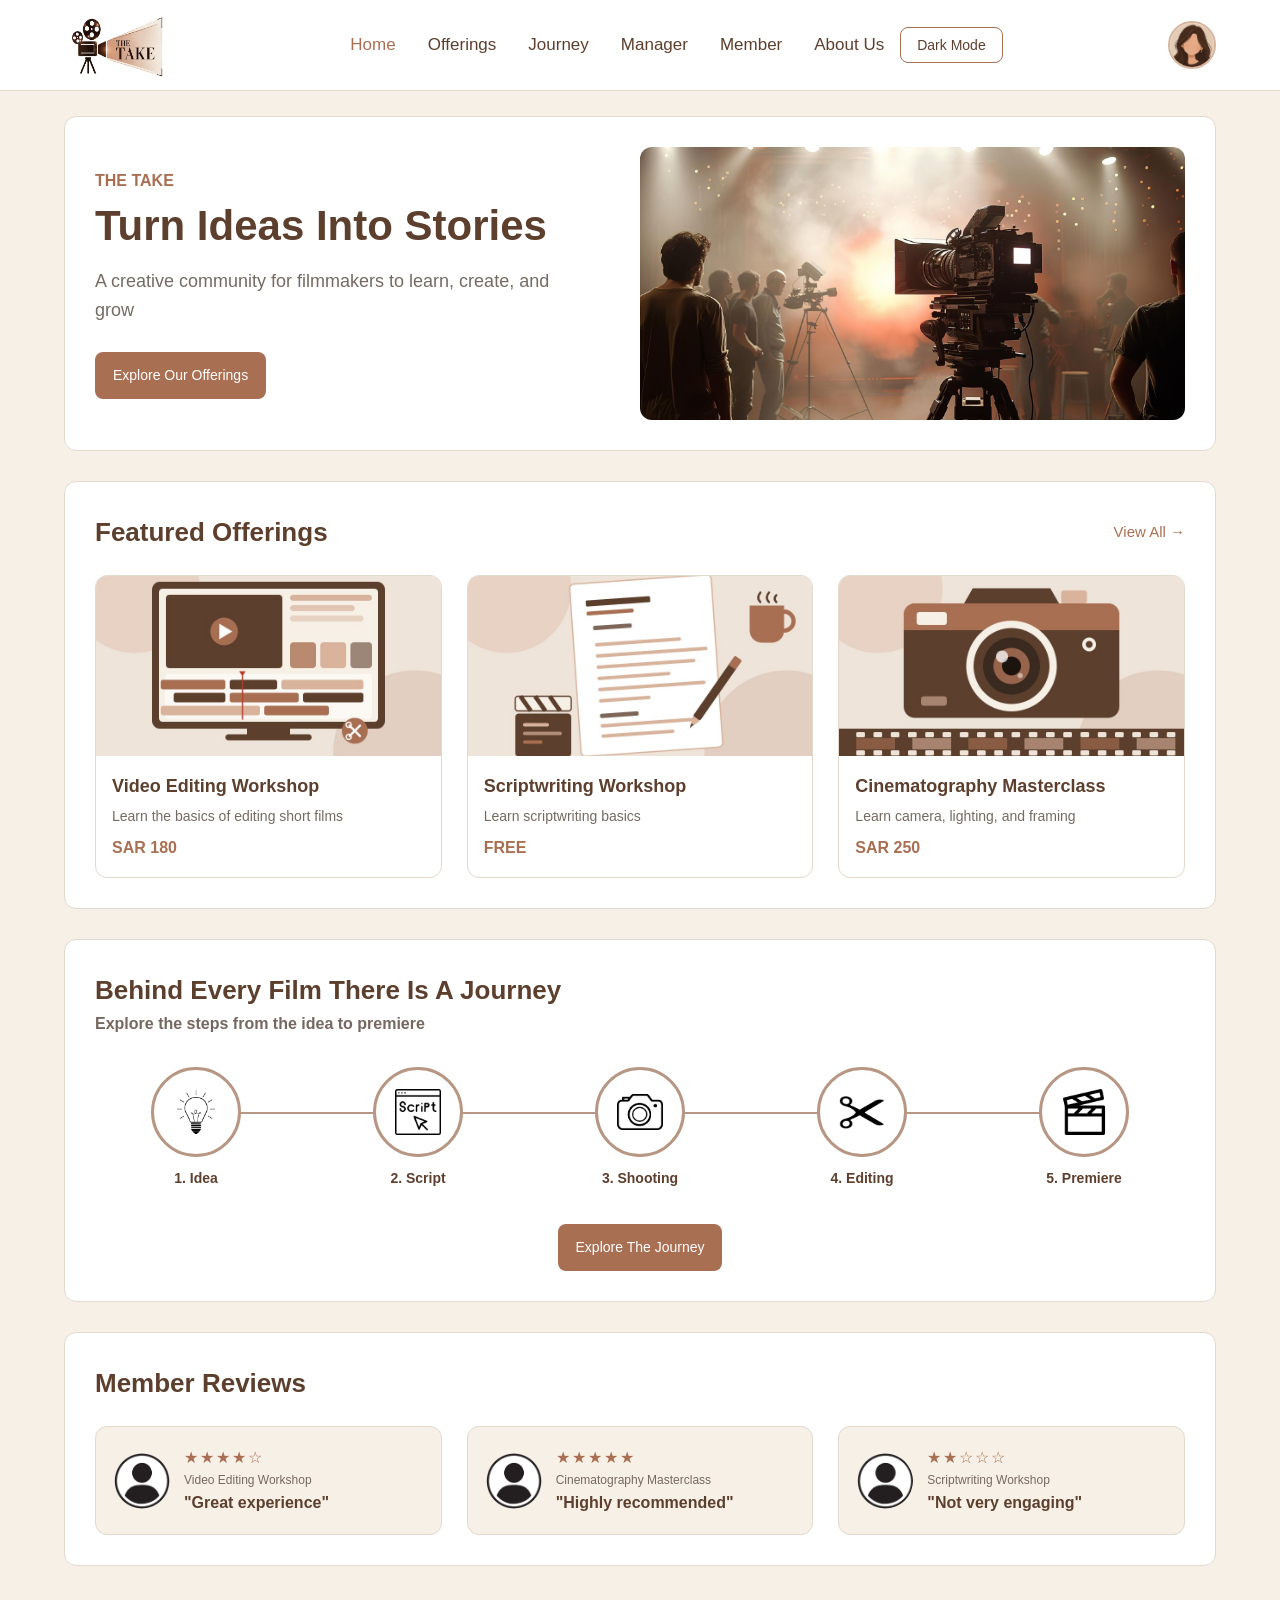
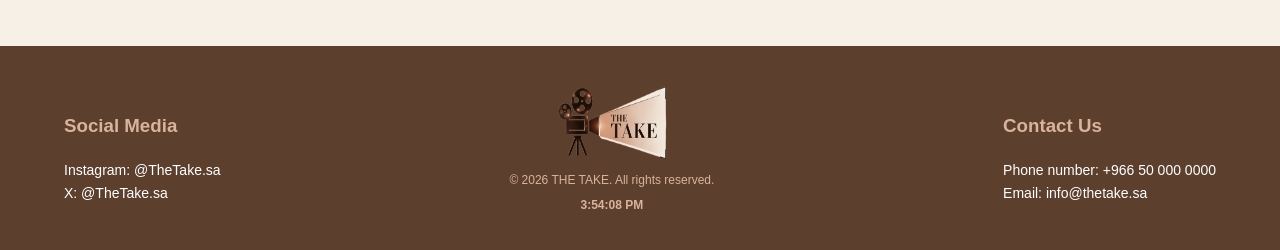
<file: index.html>
<!DOCTYPE html>
<html lang="en">
<head>
    <meta charset="UTF-8">
    <meta name="viewport" content="width=device-width, initial-scale=1.0">
    <title>Home | THE TAKE</title>
    <link rel="stylesheet" href="css/style.css">
</head>
<body>

    <header class="site-header">
        <div class="container header-inner">
            <a href="index.html">
                <img src="images/logo.jpg" alt="THE TAKE Logo" class="site-logo">
            </a>

            <nav class="site-nav">
                <a href="index.html" class="active">Home</a>
                <a href="offerings.html">Offerings</a>
                <a href="journey.html">Journey</a>
                <a href="manager-dashboard.html">Manager</a>
                <a href="member-dashboard.html">Member</a>
                <a href="about.html">About Us</a>                
                <button id="theme-toggle">Dark Mode</button>

            </nav>

           <a href="member-dashboard.html" class="profile-link">
                <img src="images/profile.png" alt="Profile">
            </a>
        </div>
    </header>


    <main class="container">


<section class="hero">
    <div class="hero-inner">
        <div class="hero-text">
            <span class="hero-label">THE TAKE</span>
            <h1>Turn Ideas Into Stories</h1>
            <p>A creative community for filmmakers to learn, create, and grow</p>
            <a href="offerings.html" class="btn">Explore Our Offerings</a>
        </div>
        <img src="images/heroImage.png" alt="Filmmaking" class="hero-image">
    </div>
</section>

    <section class="feature-offering">

        <div class="offering-header">
    <h2>Featured Offerings</h2>
    <a href="offerings.html" class="view-offerings">
View All →
    </a>
</div>


        <div class="offering-content">

            <ul>
                <li>
            <article class="offering-item">
                <img src="images/course-video-editing.jpg" alt="video 101">
                <h3>Video Editing Workshop</h3>
                <p>Learn the basics of editing short films</p>
                <span class="price">SAR 180</span>
                <p class="offering-extra">Level: Intermediate</p>
                </article>
</li>
                <li>
                  <article class="offering-item">
                <img src="images/course-scriptwriting.jpg" alt="scriptwriting">
                <h3>Scriptwriting Workshop</h3>
                <p>Learn scriptwriting basics</p>
                <span class="price">FREE</span>
                <p class="offering-extra">Level: All Levels</p>
                </article>
</li>
<li>
                  <article class="offering-item">
                <img src="images/course-photography.jpg" alt="photography">
                <h3>Cinematography Masterclass</h3>
                <p>Learn camera, lighting, and framing</p>
                <span class="price">SAR 250</span>
                <p class="offering-extra">Level: Advanced</p>
                </article>
                </li>
</ul>

        </div>
            
    </section>

    <section class="journey">
        <div class="journey-content">
        <h2>Behind Every Film There Is A Journey</h2>
        <h3>Explore the steps from the idea to premiere</h3>
        </div>

        <ul class="journey-steps">
            <li class="step">
                <div class="step-c">
                <img src="images/idea.png" alt="idea" class="step-icon"></div>
                <span class="step-title">1. Idea</span>
            </li>

            <li class="step">
                <div class="step-c">
                <img src="images/script.png" alt="script" class="step-icon"></div>
                <span class="step-title">2. Script</span>
            </li>

             <li class="step">
                <div class="step-c">
                <img src="images/shooting.png" alt="shooting" class="step-icon"></div>
                <span class="step-title">3. Shooting</span>
            </li>

             <li class="step">
                <div class="step-c">
                <img src="images/edit.png" alt="editing" class="step-icon"></div>
                <span class="step-title">4. Editing</span>
            </li>

             <li class="step">
                <div class="step-c">
                <img src="images/premiere.png" alt="premiere" class="step-icon"></div>
                <span class="step-title">5. Premiere</span>
            </li>

        </ul>

        <div class="journey-btn">
            <a href="journey.html" class="btn">Explore The Journey</a>
        </div>
    </section>

<section class="reviews">
    <div class="reviews-header">
        <h2>Member Reviews</h2>
    </div>

    <div class="review-list">
        <div class="review-item">
            <img src="images/member.png" alt="Member" class="member-photo">
            <div class="review-content">
                <span class="rating">★★★★☆</span>
                <span class="course-name">Video Editing Workshop</span>
                <p class="review-text">"Great experience"</p>
            </div>
        </div>

        <div class="review-item">
            <img src="images/member.png" alt="Member" class="member-photo">
            <div class="review-content">
                <span class="rating">★★★★★</span>
                <span class="course-name">Cinematography Masterclass</span>
                <p class="review-text">"Highly recommended"</p>
            </div>
        </div>

        <div class="review-item">
            <img src="images/member.png" alt="Member" class="member-photo">
            <div class="review-content">
                <span class="rating">★★☆☆☆</span>
                <span class="course-name">Scriptwriting Workshop</span>
                <p class="review-text">"Not very engaging"</p>
            </div>
        </div>
    </div>
</section>


    </main>



     <footer class="site-footer">
    <div class="container footer-inner">
        <div class="footer-social">
            <div class="footer-heading">Social Media</div>
            <a href="#">Instagram: @TheTake.sa</a>
            <a href="#">X: @TheTake.sa</a>
        </div>
        <div class="footer-brand">
            <img src="images/logo.jpg" alt="THE TAKE Logo">
            <p>© 2026 THE TAKE. All rights reserved.</p>
            <p id="clock" class="footer-clock"></p>
        </div>
        <div class="footer-contact">
            <div class="footer-heading">Contact Us</div>
            <a href="tel:+966500000000">
                Phone number: +966 50 000 0000
            </a>
            <a href="mailto:info@thetake.sa">
                Email: info@thetake.sa
            </a>
        </div>
    </div>
</footer>
<button type="button" id="back-to-top" class="back-to-top" title="Back to top">↑</button>
<script src="js/index.js"></script>
</body>
</html>
</file>
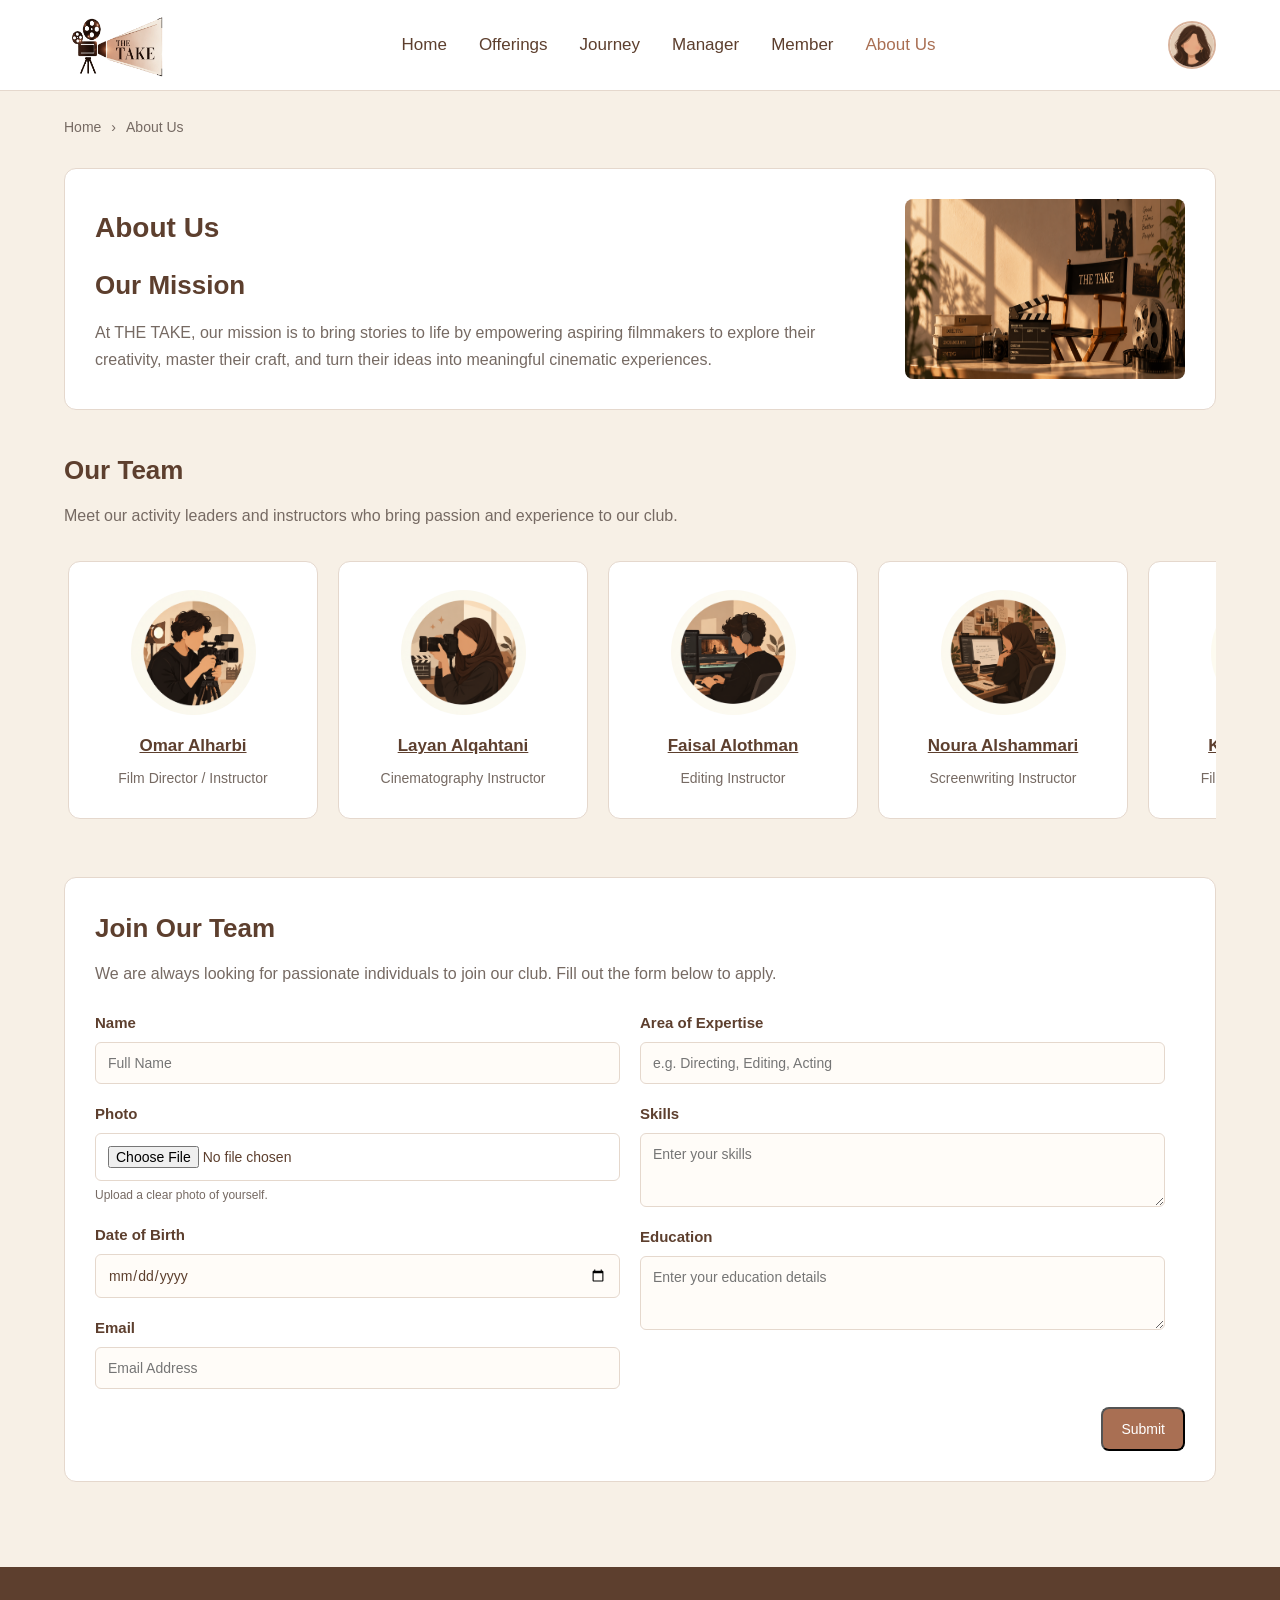
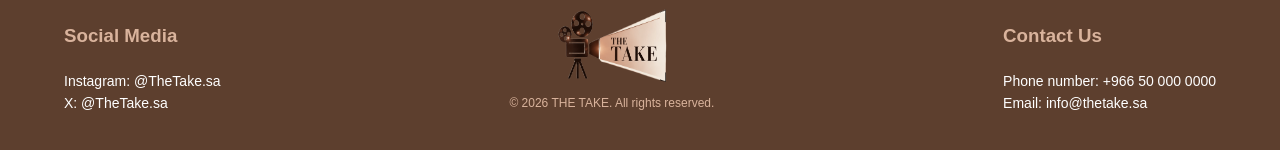
<file: about.html>
<!DOCTYPE html>
<html lang="en">
<head>
    <meta charset="UTF-8">
    <meta name="viewport" content="width=device-width, initial-scale=1.0">
    <title>About Us | THE TAKE</title>
    <link rel="stylesheet" href="css/style.css">
</head>
<body>

    <!-- SHARED HEADER -->
    <header class="site-header">
        <div class="container header-inner">
            <a href="index.html">
                <img src="images/logo.jpg"
                     alt="THE TAKE Logo"
                     class="site-logo">
            </a>
            

            <nav class="site-nav">
                <a href="index.html">Home</a>
                <a href="offerings.html">Offerings</a>
                <a href="journey.html">Journey</a>
                <a href="manager-dashboard.html">Manager</a>
                <a href="member-dashboard.html">Member</a>
                <a href="about.html" class="active" aria-current="page">About Us</a>
            </nav>

            <a href="member-dashboard.html" class="profile-link">
                <img src="images/profile.png" alt="Profile">
            </a>
        </div>
    </header>

    <!-- ABOUT US PAGE: LAMAR -->
    <main class="container about-page">

        <div class="breadcrumb">
            <a href="index.html">Home</a>
            <span>›</span>
            <span>About Us</span>
        </div>

        <!-- OUR MISSION -->
        <section class="mission-section">
            <div class="mission-content">
                <h1>About Us</h1>
                <h2>Our Mission</h2>

                <p>
                    At THE TAKE, our mission is to bring stories to life
                    by empowering aspiring filmmakers to explore their
                    creativity, master their craft, and turn their ideas
                    into meaningful cinematic experiences.
                </p>
            </div>

            <img
                src="images/AboutUs.png"
                alt="A filmmaking and video editing workspace"
                class="mission-image">
        </section>

        <!-- OUR TEAM: LAMAR -->
        <section class="team-section">

            <h2 class="team-title">Our Team</h2>

            <p class="section-intro">
                Meet our activity leaders and instructors who bring
                passion and experience to our club.
            </p>

            <div class="team-list">

                <!-- TEAM MEMBER 1 -->
                <article class="team-card">
                    <img
                        src="images/OurTeam1.png"
                        alt="Activity leader operating a video camera"
                        class="team-photo">

                    <h3>
                        <a href="omar-profile.html">
                            Omar Alharbi
                        </a>
                    </h3>

                    <p>Film Director / Instructor</p>
                </article>

                <!-- TEAM MEMBER 2 -->
                <article class="team-card">
                    <img
                        src="images/OurTeam2.png"
                        alt="Cinematography instructor using a camera"
                        class="team-photo">

                    <h3>
                        <a href="layan-profile.html">
                            Layan Alqahtani
                        </a>
                    </h3>

                    <p>Cinematography Instructor</p>
                </article>

                <!-- TEAM MEMBER 3 -->
                <article class="team-card">
                    <img
                        src="images/OurTeam3.png"
                        alt="Video editing instructor working at a computer"
                        class="team-photo">

                    <h3>
                        <a href="faisal-profile.html">
                            Faisal Alothman
                        </a>
                    </h3>

                    <p>Editing Instructor</p>
                </article>

                <!-- TEAM MEMBER 4 -->
                <article class="team-card">
                    <img
                        src="images/OurTeam4.png"
                        alt="Screenwriting instructor"
                        class="team-photo">

                    <h3>
                        <a href="noura-profile.html">
                            Noura Alshammari
                        </a>
                    </h3>

                    <p>Screenwriting Instructor</p>
                </article>

                <!-- TEAM MEMBER 5 -->
                <article class="team-card">
                    <img
                        src="images/OurTeam5.png"
                        alt="Film production activity leader"
                        class="team-photo">

                    <h3>
                        <a href="khalid-profile.html">
                            Khalid Almutairi
                        </a>
                    </h3>

                    <p>Film Production Leader</p>
                </article>

            </div>

        </section>
        <!-- END LAMAR: OUR TEAM -->

        <!-- JOIN OUR TEAM FORM: LAMAR -->
        <section class="join-team-section">

            <h2>Join Our Team</h2>

            <p class="section-intro">
                We are always looking for passionate individuals to
                join our club. Fill out the form below to apply.
            </p>

            <form
                action="#"
                method="post"
                enctype="multipart/form-data"
                class="join-team-form"
                id="join-team-form">

                <div class="join-form-column">

                    <div class="form-group">
                        <label for="applicant-name">Name</label>
                        <input
                            type="text"
                            id="applicant-name"
                            name="name"
                            placeholder="Full Name"
                            required>
                    </div>

                    <div class="form-group">
                        <label for="applicant-photo">Photo</label>
                        <input
                            type="file"
                            id="applicant-photo"
                            name="photo"
                            accept="image/*"
                            required>

                        <small>Upload a clear photo of yourself.</small>
                    </div>

                    <div class="form-group">
                        <label for="applicant-dob">Date of Birth</label>
                        <input
                            type="date"
                            id="applicant-dob"
                            name="date-of-birth"
                            max="2008-12-31"
                            required>
                            
                    </div>

                    <div class="form-group">
                        <label for="applicant-email">Email</label>
                        <input
                            type="email"
                            id="applicant-email"
                            name="email"
                            placeholder="Email Address"
                            required>
                    </div>

                </div>

                <div class="join-form-column">

                    <div class="form-group">
                        <label for="applicant-expertise">
                            Area of Expertise
                        </label>

                        <input
                            type="text"
                            id="applicant-expertise"
                            name="area-of-expertise"
                            placeholder="e.g. Directing, Editing, Acting"
                            required>
                    </div>

                    <div class="form-group">
                        <label for="applicant-skills">Skills</label>

                        <textarea
                            id="applicant-skills"
                            name="skills"
                            rows="3"
                            placeholder="Enter your skills"
                            required></textarea>
                    </div>

                    <div class="form-group">
                        <label for="applicant-education">Education</label>

                        <textarea
                            id="applicant-education"
                            name="education"
                            rows="3"
                            placeholder="Enter your education details"
                            required></textarea>
                    </div>

                </div>

                <div class="join-form-actions">
                    <button type="submit" class="btn">Submit</button>
                </div>

            </form>
        </section>
        <!-- END LAMAR: JOIN OUR TEAM FORM -->

    </main>

    <!-- SHARED FOOTER -->
    <footer class="site-footer">
    <div class="container footer-inner">
        <div class="footer-social">
            <div class="footer-heading">Social Media</div>
            <a href="#">Instagram: @TheTake.sa</a>
            <a href="#">X: @TheTake.sa</a>
        </div>
        <div class="footer-brand">
            <img src="images/logo.jpg" alt="THE TAKE Logo">
            <p>© 2026 THE TAKE. All rights reserved.</p>
        </div>
        <div class="footer-contact">
            <div class="footer-heading">Contact Us</div>
            <a href="tel:+966500000000">
                Phone number: +966 50 000 0000
            </a>
            <a href="mailto:info@thetake.sa">
                Email: info@thetake.sa
            </a>
        </div>
    </div>
</footer>

    <script src="js/about.js"></script>
<script src="js/index.js"></script>
</body>
</html>
</file>
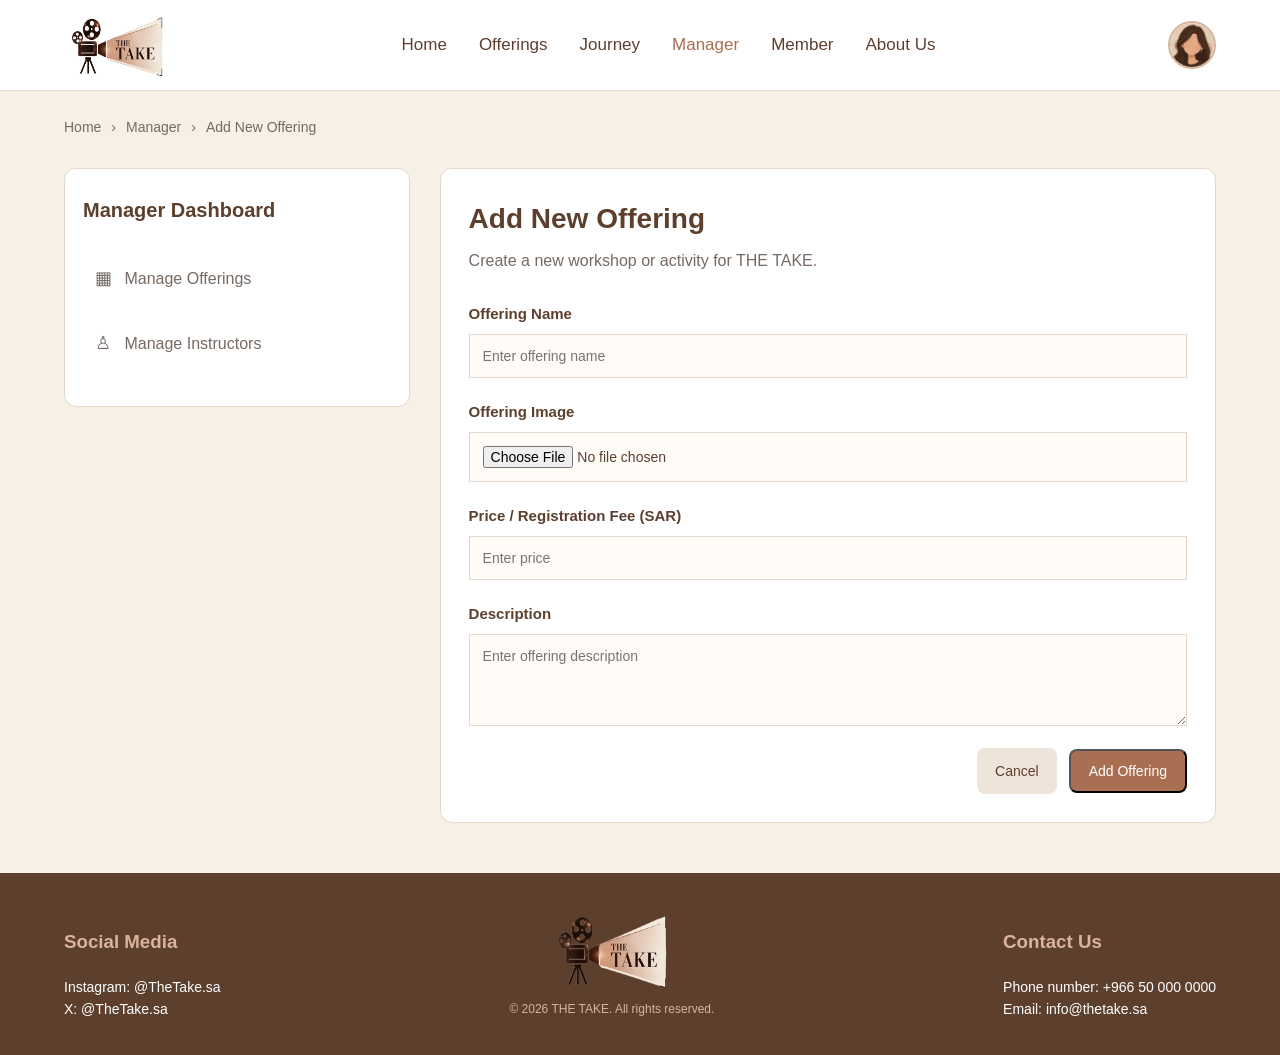
<file: add-offering.html>
<!DOCTYPE html>
<html lang="en">
<head>
    <meta charset="UTF-8">
    <meta name="viewport" content="width=device-width, initial-scale=1.0">
    <title>Add New Offering | THE TAKE</title>
    <link rel="stylesheet" href="css/style.css">
</head>
<body>

    <header class="site-header">
        <div class="container header-inner">
            <a href="index.html">
                <img src="images/logo.jpg" alt="THE TAKE Logo" class="site-logo">
            </a>

            <nav class="site-nav">
                <a href="index.html">Home</a>
                <a href="offerings.html">Offerings</a>
                <a href="journey.html">Journey</a>
                <a href="manager-dashboard.html" class="active">Manager</a>
                <a href="member-dashboard.html">Member</a>
                <a href="about.html">About Us</a>
            </nav>

            <a href="member-dashboard.html" class="profile-link">
                <img src="images/profile.png" alt="Profile">
            </a>
        </div>
    </header>

    <main class="container">

        <div class="breadcrumb">
            <a href="index.html">Home</a>
            <span>›</span>
            <a href="manager-dashboard.html">Manager</a>
            <span>›</span>
            <span>Add New Offering</span>
        </div>

        <div class="manager-layout">

            <aside class="manager-sidebar">
                <h2>Manager Dashboard</h2>

                <a href="manager-dashboard.html" class="sidebar-link">
                    <span>▦</span> Manage Offerings
                </a>

                <a href="manage-instructors.html" class="sidebar-link">
                    <span>♙</span> Manage Instructors
                </a>
            </aside>

            <section class="manager-content">

                <div class="form-heading">
                    <h1>Add New Offering</h1>
                    <p>Create a new workshop or activity for THE TAKE.</p>
                </div>

                <form action="#" method="post" class="offering-form" id="offering-form" novalidate> 
                    <div class="form-group">
                        <label for="offering-name">Offering Name</label>
                        <input type="text" id="offering-name" name="offering-name"
                               placeholder="Enter offering name">
                    </div>

                    <div class="form-group">
                        <label for="offering-image">Offering Image</label>
                        <input type="file" id="offering-image" name="offering-image" accept="image/*"> 
                    </div>

                    <div class="form-group">
                        <label for="offering-price">Price / Registration Fee (SAR)</label>
                        <input type="number" id="offering-price" name="offering-price" min="0"
                               placeholder="Enter price">
                    </div>

                    <div class="form-group">
                        <label for="offering-description">Description</label>
                        <textarea id="offering-description" name="offering-description"
                                  rows="4" placeholder="Enter offering description"></textarea>
                    </div>

                    <div class="form-actions">
                        <a href="manager-dashboard.html" class="btn btn-secondary">Cancel</a>
                        <button type="submit" class="btn">Add Offering</button>
                    </div>

                </form>

            </section>
        </div>
    </main>

    <footer class="site-footer">
    <div class="container footer-inner">
        <div class="footer-social">
            <div class="footer-heading">Social Media</div>
            <a href="#">Instagram: @TheTake.sa</a>
            <a href="#">X: @TheTake.sa</a>
        </div>
        <div class="footer-brand">
            <img src="images/logo.jpg" alt="THE TAKE Logo">
            <p>© 2026 THE TAKE. All rights reserved.</p>
        </div>
        <div class="footer-contact">
            <div class="footer-heading">Contact Us</div>
            <a href="tel:+966500000000">
                Phone number: +966 50 000 0000
            </a>
            <a href="mailto:info@thetake.sa">
                Email: info@thetake.sa
            </a>
        </div>
    </div>
</footer>
<script src="js/add-offering.js"></script>
<script src="js/index.js"></script>
</body>
</html>
</file>
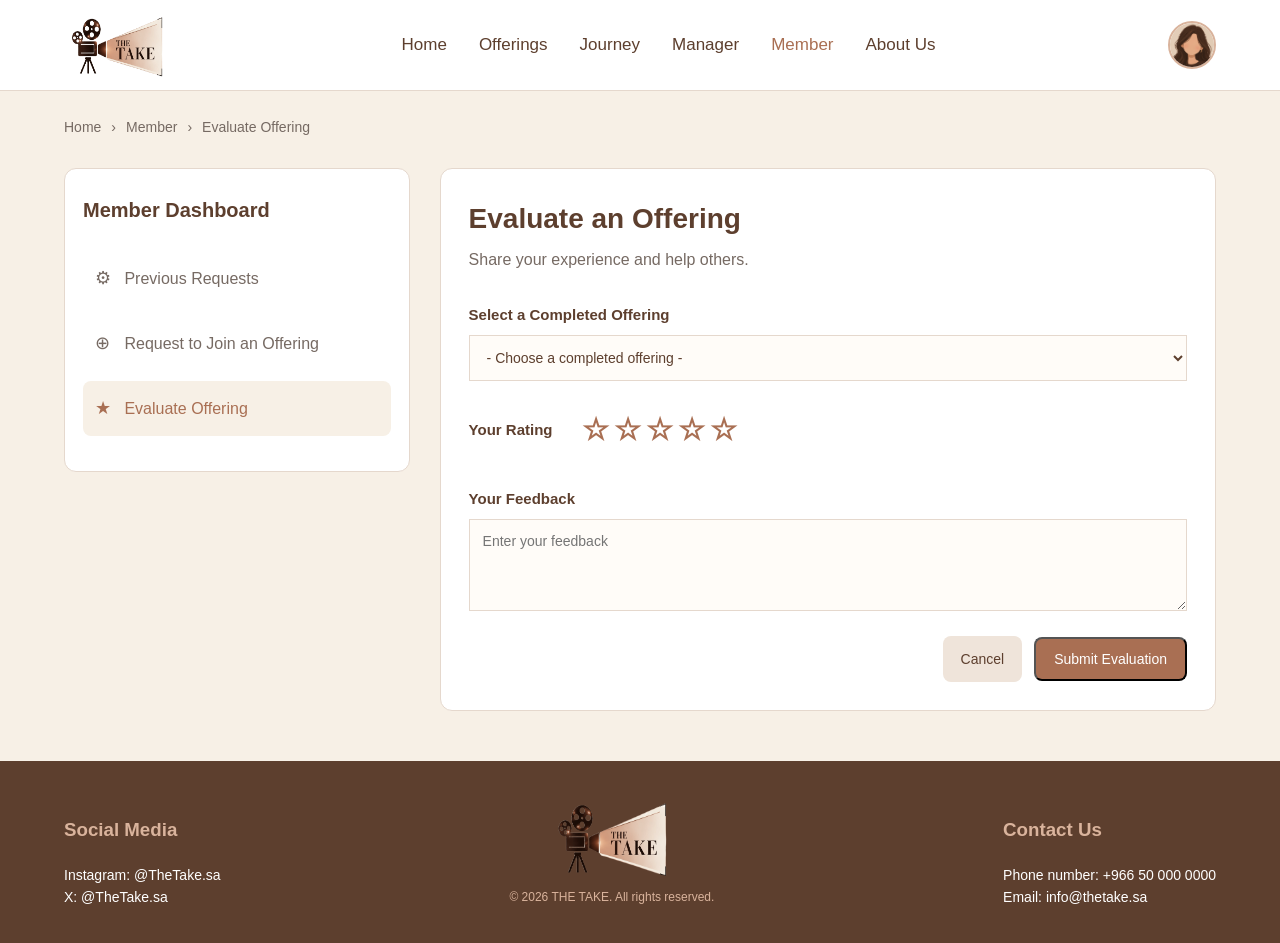
<file: evaluation.html>
<!DOCTYPE html>
<html lang="en">
<head>
    <meta charset="UTF-8">
    <meta name="viewport" content="width=device-width, initial-scale=1.0">
    <title>Offering Evaluation | THE TAKE</title>
    <link rel="stylesheet" href="css/style.css">
</head>
<body>
    <header class="site-header">
        <div class="container header-inner">
            <a href="index.html">
                <img src="images/logo.jpg" alt="THE TAKE Logo" class="site-logo">
            </a>
            <nav class="site-nav">
                <a href="index.html">Home</a>
                <a href="offerings.html">Offerings</a>
                <a href="journey.html">Journey</a>
                <a href="manager-dashboard.html">Manager</a>
                <a href="member-dashboard.html" class="active">Member</a>
                <a href="about.html">About Us</a>
            </nav>
            <a href="member-dashboard.html" class="profile-link">
                <img src="images/profile.png" alt="Profile">
            </a>
        </div>
    </header>

    <main class="container">

        <div class="breadcrumb">
            <a href="index.html">Home</a>
            <span>›</span>
            <a href="member-dashboard.html">Member</a>
            <span>›</span>
            <span>Evaluate Offering</span>
        </div>

        <div class="manager-layout">
            <aside class="manager-sidebar">
                <h2>Member Dashboard</h2>
                <a href="member-dashboard.html" class="sidebar-link">
                    <span>⚙</span> Previous Requests
                </a>
                <a href="request-to-join.html" class="sidebar-link">
                    <span>⊕</span> Request to Join an Offering
                </a>
                <a href="evaluation.html" class="sidebar-link active">
                    <span>★</span> Evaluate Offering
                </a>
            </aside>

            <section class="manager-content">
                <div class="evaluation-heading">
                    <div>
                        <h1>Evaluate an Offering</h1>
                        <p>Share your experience and help others.</p>
                    </div>
                </div>
<form action="#" method="post" class="evaluation-form" id="evaluation-form" novalidate>
                    <div class="form-group">
                        <label for="offering">Select a Completed Offering</label>
                        <select id="offering" name="offering" required>
                            <option value="">- Choose a completed offering -</option>
                            <optgroup label="Your Completed Offerings">
                                <option value="video-editing">Video Editing Workshop</option>
                                <option value="scriptwriting">Scriptwriting Workshop</option>
                            </optgroup>
                        </select>
                    </div>

                    <div class="rating-group">
                        <label>Your Rating</label>
                        <div class="rating-stars">
                           <input type="radio" id="star5" name="rating" value="5" required>
                           <label for="star5" title="5 stars"></label>

                           <input type="radio" id="star4" name="rating" value="4">
                           <label for="star4" title="4 stars"></label>

                           <input type="radio" id="star3" name="rating" value="3">
                           <label for="star3" title="3 stars"></label>

                           <input type="radio" id="star2" name="rating" value="2">
                           <label for="star2" title="2 stars"></label>

                           <input type="radio" id="star1" name="rating" value="1">
                           <label for="star1" title="1 star"></label>
                    </div>
                    </div>

                    <div class="form-group">
                        <label for="feedback">Your Feedback</label>
                        <textarea
                            id="feedback"
                            name="feedback"
                            rows="4"
                            placeholder="Enter your feedback"
                            required></textarea>
                    </div>

                    <div class="evaluation-actions">
                        <a href="member-dashboard.html" class="btn btn-secondary">
                            Cancel
                        </a>
                        <button type="submit" class="btn btn-submit">
                            Submit Evaluation
                        </button>
                    </div>
                </form>
            </section>
        </div>
    </main>

    <footer class="site-footer">
    <div class="container footer-inner">
        <div class="footer-social">
            <div class="footer-heading">Social Media</div>
            <a href="#">Instagram: @TheTake.sa</a>
            <a href="#">X: @TheTake.sa</a>
        </div>
        <div class="footer-brand">
            <img src="images/logo.jpg" alt="THE TAKE Logo">
            <p>© 2026 THE TAKE. All rights reserved.</p>
        </div>
        <div class="footer-contact">
            <div class="footer-heading">Contact Us</div>
            <a href="tel:+966500000000">
                Phone number: +966 50 000 0000
            </a>
            <a href="mailto:info@thetake.sa">
                Email: info@thetake.sa
            </a>
        </div>
    </div>
</footer>
<script src="js/index.js"></script>
<script src="js/evaluation.js"></script>
</body>
</html>
</file>
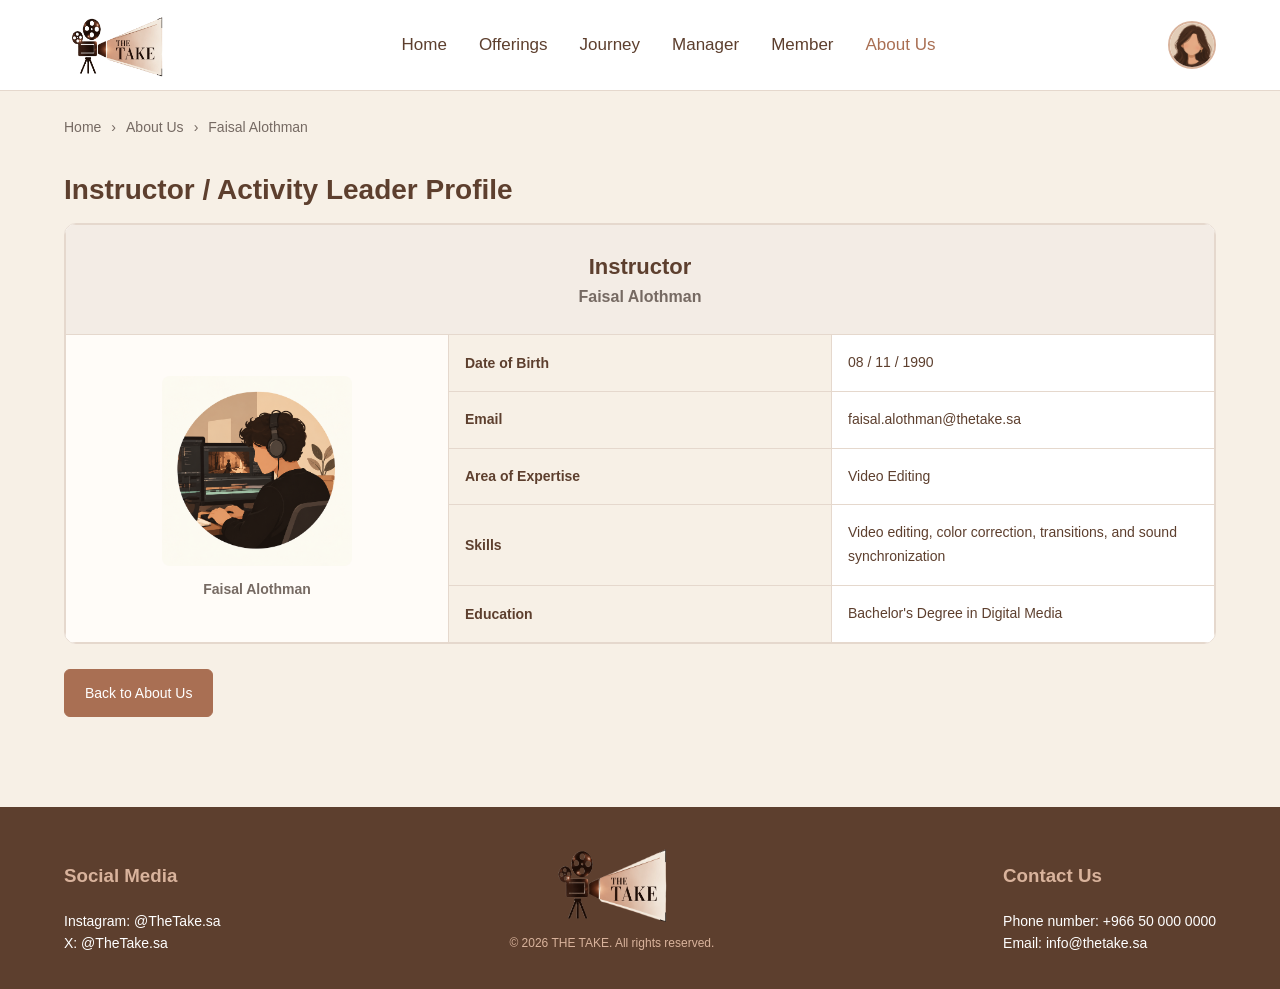
<file: faisal-profile.html>
<!DOCTYPE html>
<html lang="en">
<head>
    <meta charset="UTF-8">
    <meta name="viewport" content="width=device-width, initial-scale=1.0">
    <title>Faisal Alothman Profile | THE TAKE</title>
    <link rel="stylesheet" href="css/style.css">
</head>

<body>

    <!-- SHARED HEADER -->
    <header class="site-header">
        <div class="container header-inner">

            <a href="index.html">
                <img src="images/logo.jpg"
                     alt="THE TAKE Logo"
                     class="site-logo">
            </a>

            <nav class="site-nav">
                <a href="index.html">Home</a>
                <a href="offerings.html">Offerings</a>
                <a href="journey.html">Journey</a>
                <a href="manager-dashboard.html">Manager</a>
                <a href="member-dashboard.html">Member</a>
                <a href="about.html" class="active">About Us</a>
            </nav>

            <a href="member-dashboard.html" class="profile-link">
                <img src="images/profile.png" alt="Profile">
            </a>

        </div>
    </header>

    <!-- FAISAL ALOTHMAN PROFILE PAGE -->
    <main class="container instructor-profile-page">

        <!-- BREADCRUMB -->
        <div class="breadcrumb">
            <a href="index.html">Home</a>
            <span>›</span>
            <a href="about.html">About Us</a>
            <span>›</span>
            <span>Faisal Alothman</span>
        </div>

        <!-- PROFILE INFORMATION -->
        <section class="instructor-profile-section">

            <h1 class="instructor-page-title">
                Instructor / Activity Leader Profile
            </h1>

            <div class="profile-table-wrap">

                <table class="instructor-profile-table">

                    <tbody>

                        <!-- NAME SPANS ALL THREE COLUMNS -->
                                          <tr>
    <th colspan="3" class="profile-name-cell">
        <strong>Instructor</strong>
        <p class="profile-name">Faisal Alothman</p>
    </th>
</tr>

                        <!-- PHOTO SPANS ALL FIVE INFORMATION ROWS -->
                        <tr>
                            <td rowspan="5" class="profile-photo-cell">
                                <img src="images/OurTeam3.png"
                                     alt="Faisal Alothman, Editing Instructor">

                                <p>Faisal Alothman</p>
                            </td>

                            <th scope="row" class="profile-field-label">
                                Date of Birth
                            </th>

                            <td class="profile-field-value">
                                08 / 11 / 1990
                            </td>
                        </tr>

                        <tr>
                            <th scope="row" class="profile-field-label">
                                Email
                            </th>

                            <td class="profile-field-value">
                                faisal.alothman@thetake.sa
                            </td>
                        </tr>

                        <tr>
                            <th scope="row" class="profile-field-label">
                                Area of Expertise
                            </th>

                            <td class="profile-field-value">
                                Video Editing
                            </td>
                        </tr>

                        <tr>
                            <th scope="row" class="profile-field-label">
                                Skills
                            </th>

                            <td class="profile-field-value">
                                Video editing, color correction,
                                transitions, and sound synchronization
                            </td>
                        </tr>

                        <tr>
                            <th scope="row" class="profile-field-label">
                                Education
                            </th>

                            <td class="profile-field-value">
                                Bachelor's Degree in Digital Media
                            </td>
                        </tr>

                    </tbody>

                </table>

            </div>

            <!-- BACK LINK -->
            <div class="profile-back-link">
                <a href="about.html" class="btn">
                    Back to About Us
                </a>
            </div>

        </section>

    </main>

    <!-- SHARED FOOTER -->
    <footer class="site-footer">
    <div class="container footer-inner">
        <div class="footer-social">
            <div class="footer-heading">Social Media</div>
            <a href="#">Instagram: @TheTake.sa</a>
            <a href="#">X: @TheTake.sa</a>
        </div>
        <div class="footer-brand">
            <img src="images/logo.jpg" alt="THE TAKE Logo">
            <p>© 2026 THE TAKE. All rights reserved.</p>
        </div>
        <div class="footer-contact">
            <div class="footer-heading">Contact Us</div>
            <a href="tel:+966500000000">
                Phone number: +966 50 000 0000
            </a>
            <a href="mailto:info@thetake.sa">
                Email: info@thetake.sa
            </a>
        </div>
    </div>
</footer>
<script src="js/index.js"></script>
</body>
</html>
</file>
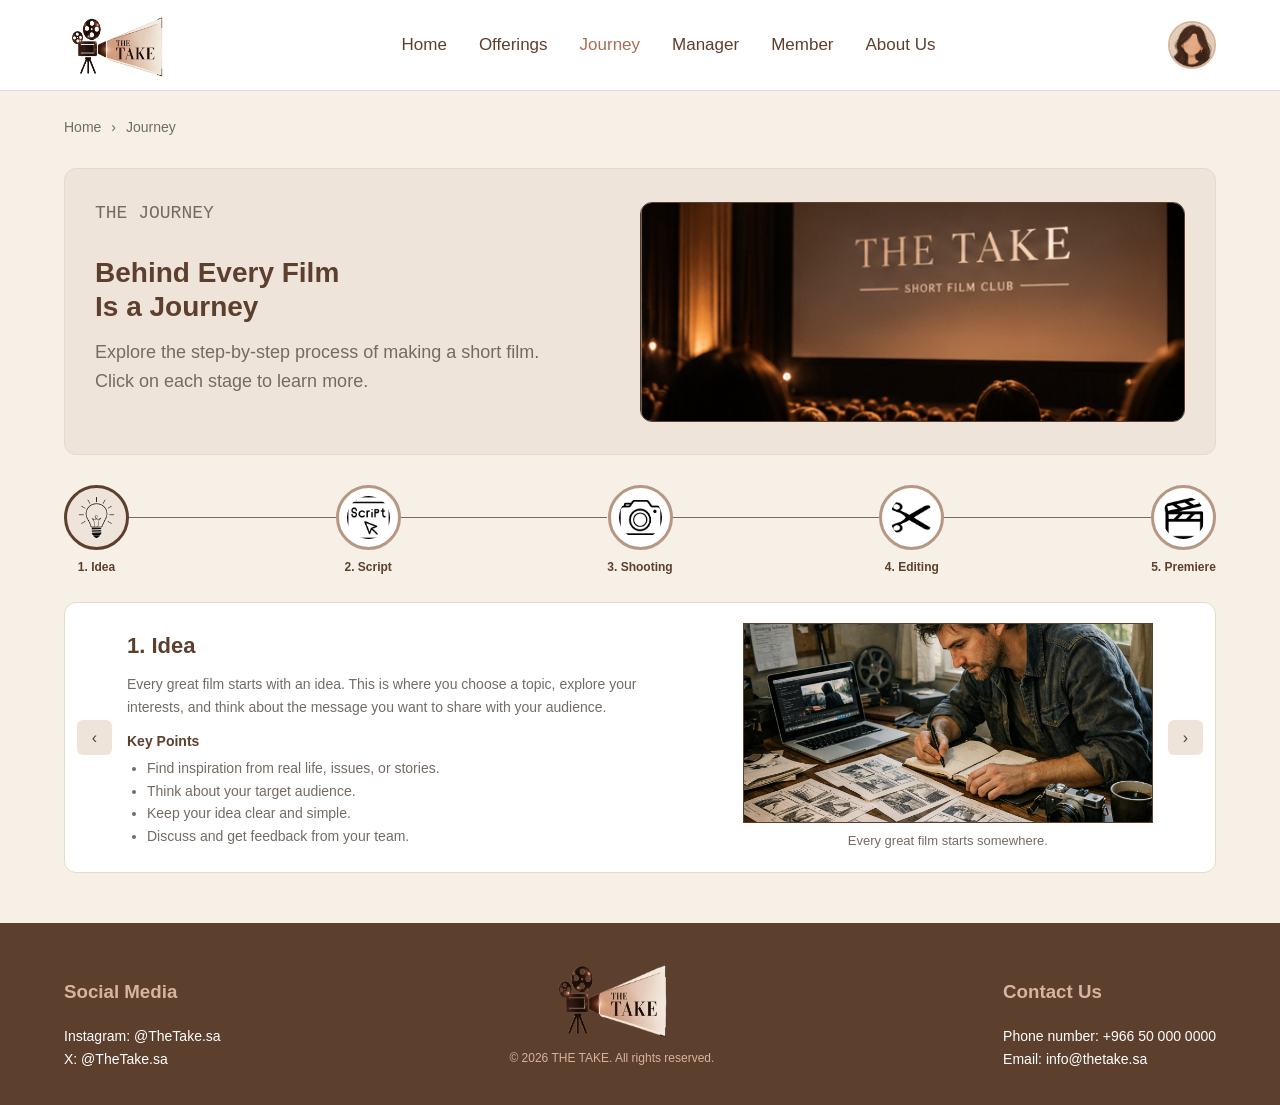
<file: journey.html>
<!DOCTYPE html>
<html lang="en">
<head>
    <meta charset="UTF-8">
    <meta name="viewport" content="width=device-width, initial-scale=1.0">
    <title>Journey | THE TAKE</title>
    <link rel="stylesheet" href="css/style.css">
</head>
<body>

    <header class="site-header">
        <div class="container header-inner">
            <a href="index.html">
                <img src="images/logo.jpg" alt="THE TAKE Logo" class="site-logo">
            </a>

            <nav class="site-nav">
                <a href="index.html">Home</a>
                <a href="offerings.html">Offerings</a>
                <a href="journey.html" class="active">Journey</a>
                <a href="manager-dashboard.html">Manager</a>
                <a href="member-dashboard.html">Member</a>
                <a href="about.html">About Us</a>
            </nav>

            <a href="member-dashboard.html" class="profile-link">
                <img src="images/profile.png" alt="Profile">
            </a>
        </div>
    </header>

    <main class="container">

        <div class="breadcrumb">
            <a href="index.html">Home</a>
            <span>›</span>
            <span>Journey</span>
        </div>

        <!-- Navigation between journey stages -->
        <input type="radio" name="journey-stage" id="stage-idea"
            class="stage-selector" checked>

        <input type="radio" name="journey-stage" id="stage-script"
            class="stage-selector">

        <input type="radio" name="journey-stage" id="stage-shooting"
            class="stage-selector">

        <input type="radio" name="journey-stage" id="stage-editing"
            class="stage-selector">

        <input type="radio" name="journey-stage" id="stage-premiere"
            class="stage-selector">

        <!-- Hero Section -->
        <section class="journey-hero">
            <div class="hero-text">
                <p class="hero-subtitle">THE JOURNEY</p>

                <h1>Behind Every Film<br>Is a Journey</h1>

                <p class="hero-description">
                    Explore the step-by-step process of making a short film.
                    <br>
                   Click on each stage to learn more.
                </p>
            </div>

            <div class="hero-image">
                <img src="images/Journey.png" alt="Film journey">
            </div>
        </section>

        <!-- Timeline -->
        <div class="timeline-container">

            <div class="timeline-step idea-step">
                <label for="stage-idea">
                    <img src="images/idea.png" alt="Idea" class="timeline-icon">
                    <span>1. Idea</span>
                </label>
            </div>

            <div class="timeline-line"></div>

            <div class="timeline-step script-step">
                <label for="stage-script">
                    <img src="images/script.png" alt="Script" class="timeline-icon">
                    <span>2. Script</span>
                </label>
            </div>

            <div class="timeline-line"></div>

            <div class="timeline-step shooting-step">
                <label for="stage-shooting">
                    <img src="images/shooting.png" alt="Shooting" class="timeline-icon">
                    <span>3. Shooting</span>
                </label>
            </div>

            <div class="timeline-line"></div>

            <div class="timeline-step editing-step">
                <label for="stage-editing">
                    <img src="images/edit.png" alt="Editing" class="timeline-icon">
                    <span>4. Editing</span>
                </label>
            </div>

            <div class="timeline-line"></div>

            <div class="timeline-step premiere-step">
                <label for="stage-premiere">
                    <img src="images/premiere.png" alt="Premiere" class="timeline-icon">
                    <span>5. Premiere</span>
                </label>
            </div>

        </div>

        <!-- Journey Stages -->
        <div class="journey-stages">

            <!-- Stage 1: Idea -->
            <section class="stage-card journey-stage" id="idea">

                <label for="stage-premiere" class="arrow-btn">‹</label>

                <div class="stage-body">
                    <div class="stage-info">
                        <h2>1. Idea</h2>

                        <p class="stage-intro">
                            Every great film starts with an idea. This is where
                            you choose a topic, explore your interests, and think
                            about the message you want to share with your audience.
                        </p>

                        <div class="key-points">
                            <h3>Key Points</h3>
                            <ul>
                                <li>Find inspiration from real life, issues, or stories.</li>
                                <li>Think about your target audience.</li>
                                <li>Keep your idea clear and simple.</li>
                                <li>Discuss and get feedback from your team.</li>
                            </ul>
                        </div>
                    </div>

                    <div class="stage-media">
                        <img src="images/ideaJourney.jpg" alt="Developing a film idea">
                        <p class="media-caption">Every great film starts somewhere.</p>
                    </div>
                </div>

                <label for="stage-script" class="arrow-btn">›</label>
            </section>

            <!-- Stage 2: Script -->
            <section class="stage-card journey-stage" id="script">

                <label for="stage-idea" class="arrow-btn">‹</label>

                <div class="stage-body">
                    <div class="stage-info">
                        <h2>2. Script</h2>

                        <p class="stage-intro">
                            A script turns your idea into a clear story. It
                            outlines the scenes, dialogue, and actions that
                            will guide the film.
                        </p>

                        <div class="key-points">
                            <h3>Key Points</h3>
                            <ul>
                                <li>Build the story structure.</li>
                                <li>Write scenes and dialogue.</li>
                                <li>Describe actions and settings.</li>
                                <li>Review and refine the draft.</li>
                            </ul>
                        </div>
                    </div>

                    <div class="stage-media">
                        <img src="images/scriptwriting.jpg" alt="Writing a film script">
                        <p class="media-caption">Turning ideas into a story.</p>
                    </div>
                </div>

                <label for="stage-shooting" class="arrow-btn">›</label>
            </section>

            <!-- Stage 3: Shooting -->
            <section class="stage-card journey-stage" id="shooting">

                <label for="stage-script" class="arrow-btn">‹</label>

                <div class="stage-body">
                    <div class="stage-info">
                        <h2>3. Shooting</h2>

                        <p class="stage-intro">
                            Shooting brings the script to life by recording
                            scenes with actors, cameras, and sound.
                        </p>

                        <div class="key-points">
                            <h3>Key Points</h3>
                            <ul>
                                <li>Prepare the camera and equipment.</li>
                                <li>Set up lighting and sound.</li>
                                <li>Guide actors through each scene.</li>
                                <li>Record multiple takes and review footage.</li>
                            </ul>
                        </div>
                    </div>

                    <div class="stage-media">
                        <img src="images/directing.jpg" alt="Filming a scene">
                        <p class="media-caption">Bringing the story to life.</p>
                    </div>
                </div>

                <label for="stage-editing" class="arrow-btn">›</label>
            </section>

            <!-- Stage 4: Editing -->
            <section class="stage-card journey-stage" id="editing">

                <label for="stage-shooting" class="arrow-btn">‹</label>

                <div class="stage-body">
                    <div class="stage-info">
                        <h2>4. Editing</h2>

                        <p class="stage-intro">
                            Editing brings the recorded footage together into
                            a clear and engaging story. Choose the best takes,
                            arrange scenes, and refine the film.
                        </p>

                        <div class="key-points">
                            <h3>Key Points</h3>
                            <ul>
                                <li>Organize and review all footage.</li>
                                <li>Select the best takes.</li>
                                <li>Arrange scenes and transitions.</li>
                                <li>Add music, sound, and color corrections.</li>
                            </ul>
                        </div>
                    </div>

                    <div class="stage-media">
                        <img src="images/video-editing.jpg" alt="Editing film footage">
                        <p class="media-caption">Shaping the final film.</p>
                    </div>
                </div>

                <label for="stage-premiere" class="arrow-btn">›</label>
            </section>

            <!-- Stage 5: Premiere -->
            <section class="stage-card journey-stage" id="premiere">

                <label for="stage-editing" class="arrow-btn">‹</label>

                <div class="stage-body">
                    <div class="stage-info">
                        <h2>5. Premiere</h2>

                        <p class="stage-intro">
                            Premiere is the final step where you share the
                            completed film with an audience and celebrate
                            the work behind it.
                        </p>

                        <div class="key-points">
                            <h3>Key Points</h3>
                            <ul>
                                <li>Export the final film in the right format.</li>
                                <li>Check sound, visuals, and credits.</li>
                                <li>Prepare the screening or online release.</li>
                                <li>Share the film and gather audience feedback.</li>
                            </ul>
                        </div>
                    </div>

                    <div class="stage-media">
                        <img src="images/FilmProductionOffering.jpg" alt="Film premiere">
                        <p class="media-caption">The story reaches the audience.</p>
                    </div>
                </div>

                <label for="stage-idea" class="arrow-btn">›</label>
            </section>

        </div>
    </main>

   <footer class="site-footer">
    <div class="container footer-inner">
        <div class="footer-social">
            <div class="footer-heading">Social Media</div>
            <a href="#">Instagram: @TheTake.sa</a>
            <a href="#">X: @TheTake.sa</a>
        </div>
        <div class="footer-brand">
            <img src="images/logo.jpg" alt="THE TAKE Logo">
            <p>© 2026 THE TAKE. All rights reserved.</p>
        </div>
        <div class="footer-contact">
            <div class="footer-heading">Contact Us</div>
            <a href="tel:+966500000000">
                Phone number: +966 50 000 0000
            </a>
            <a href="mailto:info@thetake.sa">
                Email: info@thetake.sa
            </a>
        </div>
    </div>
</footer>
<script src="js/index.js"></script>
<script src="js/journey.js"></script>

</body>
</html>
</file>
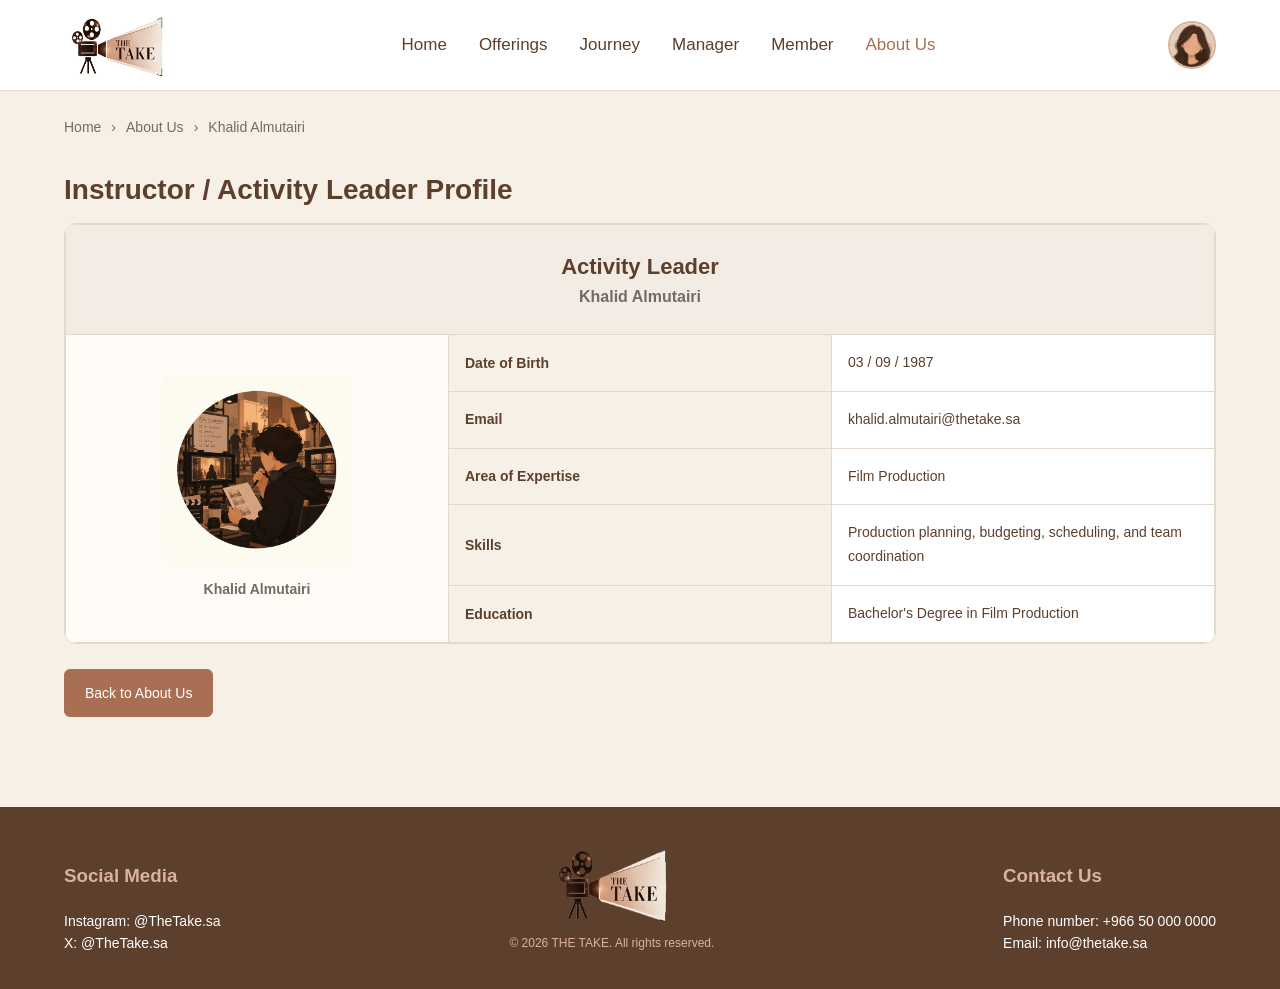
<file: khalid-profile.html>
<!DOCTYPE html>
<html lang="en">
<head>
    <meta charset="UTF-8">
    <meta name="viewport" content="width=device-width, initial-scale=1.0">
    <title>Khalid Almutairi Profile | THE TAKE</title>
    <link rel="stylesheet" href="css/style.css">
</head>

<body>

    <!-- SHARED HEADER -->
    <header class="site-header">
        <div class="container header-inner">

            <a href="index.html">
                <img src="images/logo.jpg"
                     alt="THE TAKE Logo"
                     class="site-logo">
            </a>

            <nav class="site-nav">
                <a href="index.html">Home</a>
                <a href="offerings.html">Offerings</a>
                <a href="journey.html">Journey</a>
                <a href="manager-dashboard.html">Manager</a>
                <a href="member-dashboard.html">Member</a>
                <a href="about.html" class="active">About Us</a>
            </nav>

            <a href="member-dashboard.html" class="profile-link">
                <img src="images/profile.png" alt="Profile">
            </a>

        </div>
    </header>

    <!-- KHALID ALMUTAIRI PROFILE PAGE -->
    <main class="container instructor-profile-page">

        <!-- BREADCRUMB -->
        <div class="breadcrumb">
            <a href="index.html">Home</a>
            <span>›</span>
            <a href="about.html">About Us</a>
            <span>›</span>
            <span>Khalid Almutairi</span>
        </div>

        <!-- PROFILE INFORMATION -->
        <section class="instructor-profile-section">

            <h1 class="instructor-page-title">
                Instructor / Activity Leader Profile
            </h1>

            <div class="profile-table-wrap">

                <table class="instructor-profile-table">

                    <tbody>

                        <!-- NAME SPANS ALL THREE COLUMNS -->
                        <tr>
    <th colspan="3" class="profile-name-cell">
        <strong>Activity Leader</strong>
        <p class="profile-name">Khalid Almutairi</p>
    </th>
</tr>

                        <!-- PHOTO SPANS ALL FIVE INFORMATION ROWS -->
                        <tr>
                            <td rowspan="5" class="profile-photo-cell">
                                <img src="images/OurTeam5.png"
                                     alt="Khalid Almutairi, Film Production Leader">

                                <p>Khalid Almutairi</p>
                            </td>

                            <th scope="row" class="profile-field-label">
                                Date of Birth
                            </th>

                            <td class="profile-field-value">
                                03 / 09 / 1987
                            </td>
                        </tr>

                        <tr>
                            <th scope="row" class="profile-field-label">
                                Email
                            </th>

                            <td class="profile-field-value">
                                khalid.almutairi@thetake.sa
                            </td>
                        </tr>

                        <tr>
                            <th scope="row" class="profile-field-label">
                                Area of Expertise
                            </th>

                            <td class="profile-field-value">
                                Film Production
                            </td>
                        </tr>

                        <tr>
                            <th scope="row" class="profile-field-label">
                                Skills
                            </th>

                            <td class="profile-field-value">
                                Production planning, budgeting,
                                scheduling, and team coordination
                            </td>
                        </tr>

                        <tr>
                            <th scope="row" class="profile-field-label">
                                Education
                            </th>

                            <td class="profile-field-value">
                                Bachelor's Degree in Film Production
                            </td>
                        </tr>

                    </tbody>

                </table>

            </div>

            <!-- BACK LINK -->
            <div class="profile-back-link">
                <a href="about.html" class="btn">
                    Back to About Us
                </a>
            </div>

        </section>

    </main>

    <!-- SHARED FOOTER -->
    <footer class="site-footer">
    <div class="container footer-inner">
        <div class="footer-social">
            <div class="footer-heading">Social Media</div>
            <a href="#">Instagram: @TheTake.sa</a>
            <a href="#">X: @TheTake.sa</a>
        </div>
        <div class="footer-brand">
            <img src="images/logo.jpg" alt="THE TAKE Logo">
            <p>© 2026 THE TAKE. All rights reserved.</p>
        </div>
        <div class="footer-contact">
            <div class="footer-heading">Contact Us</div>
            <a href="tel:+966500000000">
                Phone number: +966 50 000 0000
            </a>
            <a href="mailto:info@thetake.sa">
                Email: info@thetake.sa
            </a>
        </div>
    </div>
</footer>
<script src="js/index.js"></script>
</body>
</html>
</file>
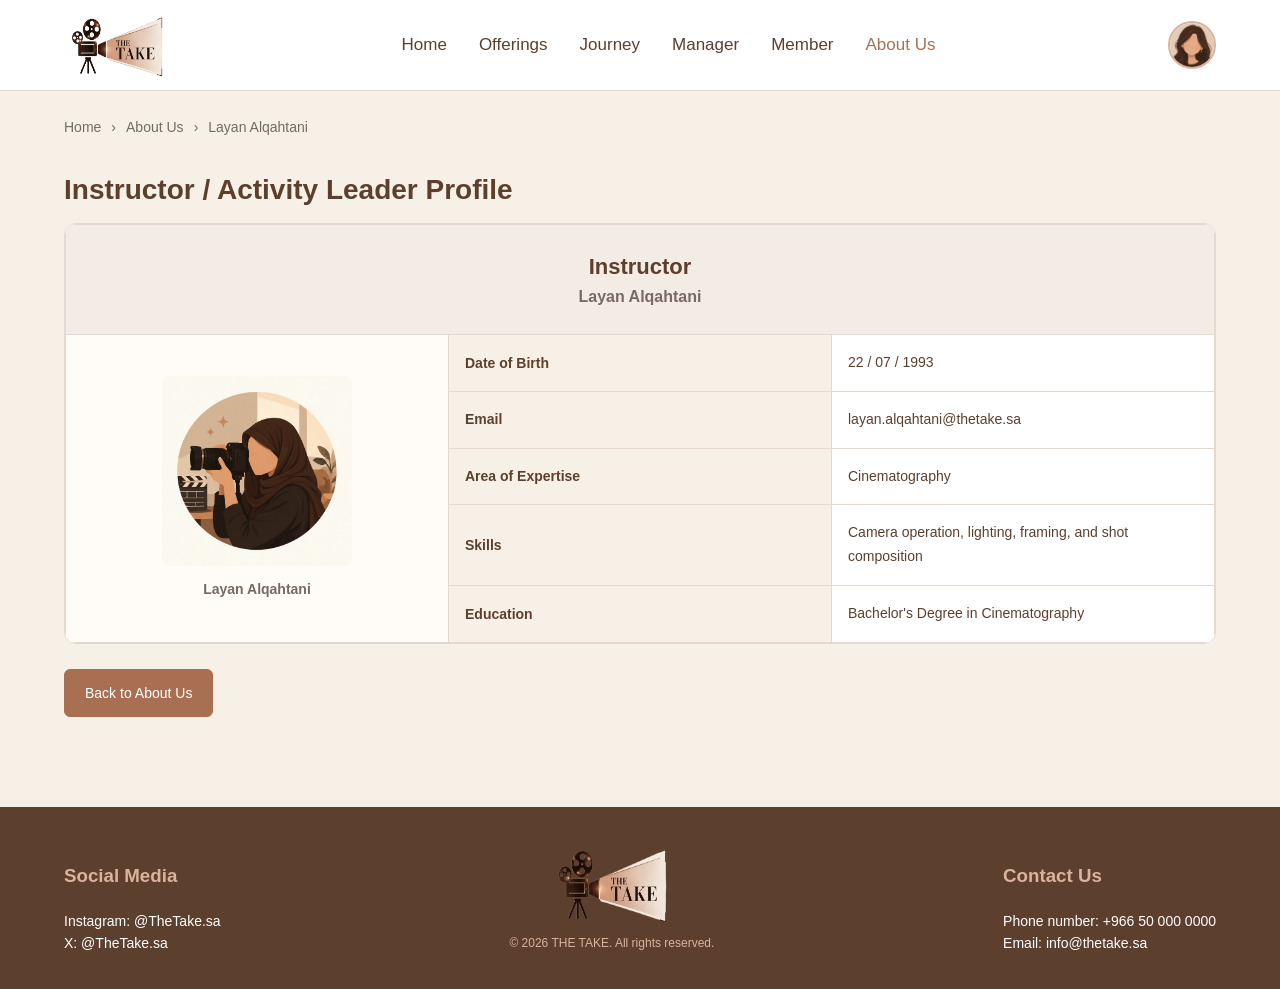
<file: layan-profile.html>
<!DOCTYPE html>
<html lang="en">
<head>
    <meta charset="UTF-8">
    <meta name="viewport" content="width=device-width, initial-scale=1.0">
    <title>Layan Alqahtani Profile | THE TAKE</title>
    <link rel="stylesheet" href="css/style.css">
</head>

<body>

    <!-- SHARED HEADER -->
    <header class="site-header">
        <div class="container header-inner">

            <a href="index.html">
                <img src="images/logo.jpg"
                     alt="THE TAKE Logo"
                     class="site-logo">
            </a>

            <nav class="site-nav">
                <a href="index.html">Home</a>
                <a href="offerings.html">Offerings</a>
                <a href="journey.html">Journey</a>
                <a href="manager-dashboard.html">Manager</a>
                <a href="member-dashboard.html">Member</a>
                <a href="about.html" class="active">About Us</a>
            </nav>

            <a href="member-dashboard.html" class="profile-link">
                <img src="images/profile.png" alt="Profile">
            </a>

        </div>
    </header>

    <!-- LAYAN ALQAHTANI PROFILE PAGE -->
    <main class="container instructor-profile-page">

        <!-- BREADCRUMB -->
        <div class="breadcrumb">
            <a href="index.html">Home</a>
            <span>›</span>
            <a href="about.html">About Us</a>
            <span>›</span>
            <span>Layan Alqahtani</span>
        </div>

        <!-- PROFILE INFORMATION -->
        <section class="instructor-profile-section">

            <h1 class="instructor-page-title">
                Instructor / Activity Leader Profile
            </h1>

            <div class="profile-table-wrap">

                <table class="instructor-profile-table">

                    <tbody>

                        <!-- NAME SPANS ALL THREE COLUMNS -->
                                       <tr>
    <th colspan="3" class="profile-name-cell">
        <strong>Instructor</strong>
        <p class="profile-name">Layan Alqahtani</p>
    </th>
</tr>
                        <!-- PHOTO SPANS ALL FIVE INFORMATION ROWS -->
                        <tr>
                            <td rowspan="5" class="profile-photo-cell">
                                <img src="images/OurTeam2.png"
                                     alt="Layan Alqahtani, Cinematography Instructor">

                                <p>Layan Alqahtani</p>
                            </td>

                            <th scope="row" class="profile-field-label">
                                Date of Birth
                            </th>

                            <td class="profile-field-value">
                                22 / 07 / 1993
                            </td>
                        </tr>

                        <tr>
                            <th scope="row" class="profile-field-label">
                                Email
                            </th>

                            <td class="profile-field-value">
                                layan.alqahtani@thetake.sa
                            </td>
                        </tr>

                        <tr>
                            <th scope="row" class="profile-field-label">
                                Area of Expertise
                            </th>

                            <td class="profile-field-value">
                                Cinematography
                            </td>
                        </tr>

                        <tr>
                            <th scope="row" class="profile-field-label">
                                Skills
                            </th>

                            <td class="profile-field-value">
                                Camera operation, lighting, framing,
                                and shot composition
                            </td>
                        </tr>

                        <tr>
                            <th scope="row" class="profile-field-label">
                                Education
                            </th>

                            <td class="profile-field-value">
                                Bachelor's Degree in Cinematography
                            </td>
                        </tr>

                    </tbody>

                </table>

            </div>

            <!-- BACK LINK -->
            <div class="profile-back-link">
                <a href="about.html" class="btn">
                    Back to About Us
                </a>
            </div>

        </section>

    </main>

    <!-- SHARED FOOTER -->
    <footer class="site-footer">
    <div class="container footer-inner">
        <div class="footer-social">
            <div class="footer-heading">Social Media</div>
            <a href="#">Instagram: @TheTake.sa</a>
            <a href="#">X: @TheTake.sa</a>
        </div>
        <div class="footer-brand">
            <img src="images/logo.jpg" alt="THE TAKE Logo">
            <p>© 2026 THE TAKE. All rights reserved.</p>
        </div>
        <div class="footer-contact">
            <div class="footer-heading">Contact Us</div>
            <a href="tel:+966500000000">
                Phone number: +966 50 000 0000
            </a>
            <a href="mailto:info@thetake.sa">
                Email: info@thetake.sa
            </a>
        </div>
    </div>
</footer>
<script src="js/index.js"></script>
</body>
</html>
</file>
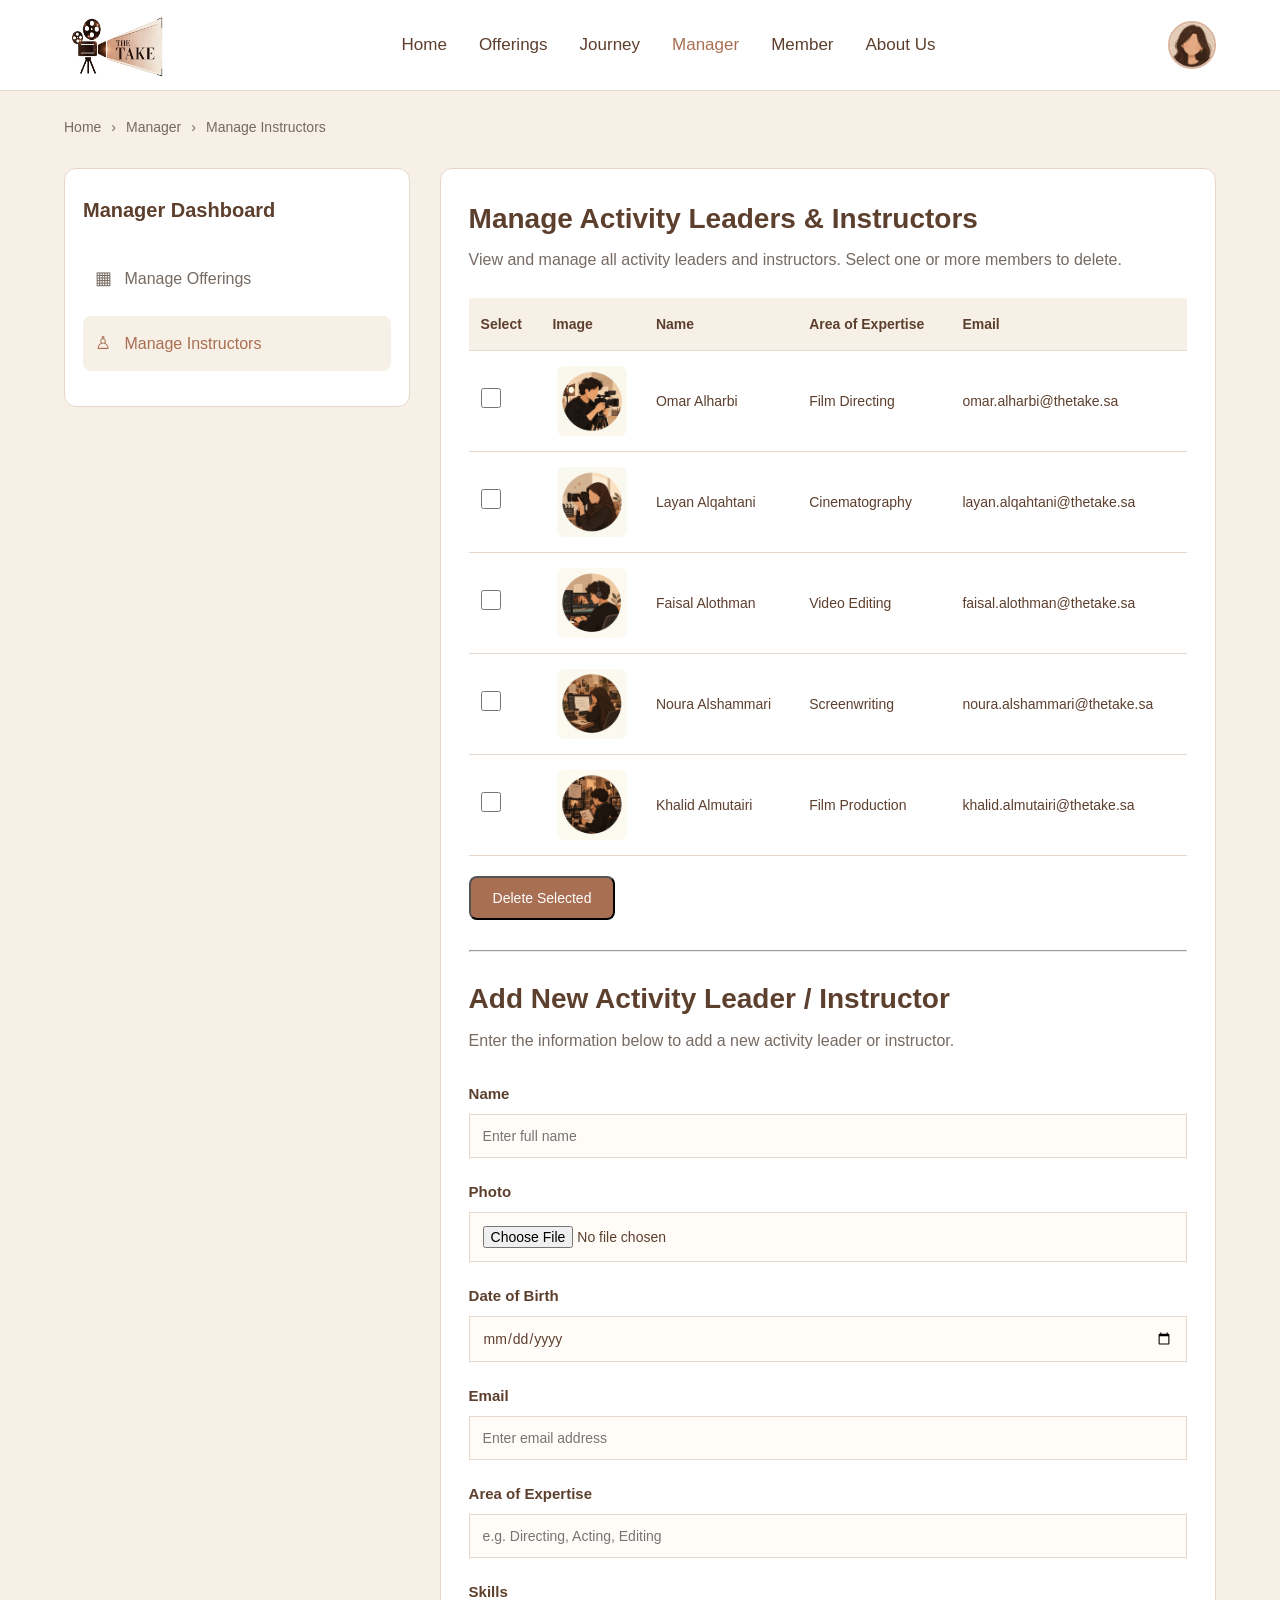
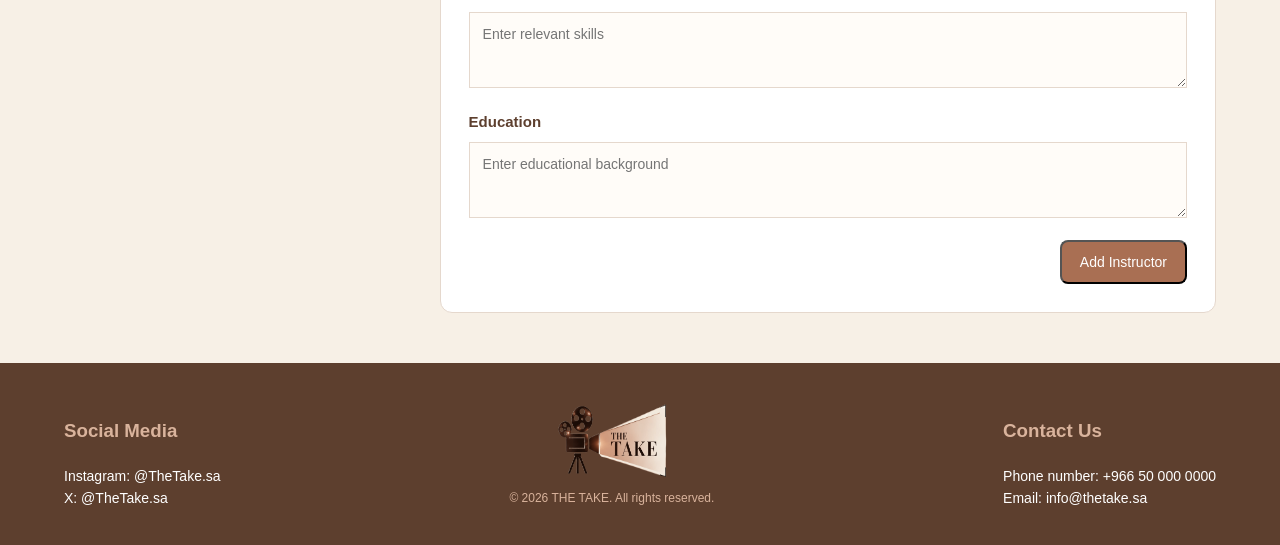
<file: manage-instructors.html>
<!DOCTYPE html>
<html lang="en">
<head>
    <meta charset="UTF-8">
    <meta name="viewport" content="width=device-width, initial-scale=1.0">
    <title>Manage Instructors | THE TAKE</title>
    <link rel="stylesheet" href="css/style.css">
</head>
<body>

    <header class="site-header">
        <div class="container header-inner">
            <a href="index.html">
                <img src="images/logo.jpg" alt="THE TAKE Logo" class="site-logo">
            </a>

            <nav class="site-nav">
                <a href="index.html">Home</a>
                <a href="offerings.html">Offerings</a>
                <a href="journey.html">Journey</a>
                <a href="manager-dashboard.html" class="active">Manager</a>
                <a href="member-dashboard.html">Member</a>
                <a href="about.html">About Us</a>
            </nav>

            <a href="member-dashboard.html" class="profile-link">
                <img src="images/profile.png" alt="Profile">
            </a>
        </div>
    </header>

    <main class="container">

        <div class="breadcrumb">
            <a href="index.html">Home</a>
            <span>›</span>
            <a href="manager-dashboard.html">Manager</a>
            <span>›</span>
            <span>Manage Instructors</span>
        </div>

        <div class="manager-layout">

            <aside class="manager-sidebar">
                <h2>Manager Dashboard</h2>

                <a href="manager-dashboard.html" class="sidebar-link">
                    <span>▦</span> Manage Offerings
                </a>

               

                <a href="manage-instructors.html" class="sidebar-link active">
                    <span>♙</span> Manage Instructors
                </a>
            </aside>

            <section class="manager-content">

                <div class="dashboard-heading">
                    <div>
                        <h1>Manage Activity Leaders &amp; Instructors</h1>
                        <p>View and manage all activity leaders and instructors. Select one or more members to delete.</p>
                    </div>
                </div>

                <!-- SECTION 1: DELETE INSTRUCTORS -->
                <form action="#" method="post" id="delete-form">

                    <div class="table-wrap">
                        <table class="offerings-table instructors-table">
                            <thead>
                                <tr>
                                    <th>Select</th>
                                    <th>Image</th>
                                    <th>Name</th>
                                    <th>Area of Expertise</th>
                                    <th>Email</th>
                                </tr>
                            </thead>

                            <!-- Rows are added by js/manage-instructors.js -->
                            <tbody id="instructors-body"></tbody>
                        </table>
                    </div>

                    <div class="delete-actions">
                        <button type="submit" class="btn">Delete Selected</button>
                    </div>

                </form>

                <hr>

                <!-- SECTION 2: ADD A NEW INSTRUCTOR -->
                <div class="form-heading">
                    <h2>Add New Activity Leader / Instructor</h2>
                    <p>Enter the information below to add a new activity leader or instructor.</p>
                </div>

                <form action="#" method="post" enctype="multipart/form-data" class="offering-form" id="instructor-form" novalidate>

                    <div class="form-group">
                        <label for="instructor-name">Name</label>
                        <input type="text" id="instructor-name" name="name" placeholder="Enter full name">
                    </div>

                    <div class="form-group">
                        <label for="instructor-photo">Photo</label>
                        <input type="file" id="instructor-photo" name="photo" accept="image/*">
                    </div>

                    <div class="form-group">
                        <label for="instructor-birth">Date of Birth</label>
                        <input type="date" id="instructor-birth" name="birth">
                    </div>

                    <div class="form-group">
                        <label for="instructor-email">Email</label>
                        <input type="email" id="instructor-email" name="email" placeholder="Enter email address">
                    </div>

                    <div class="form-group">
                        <label for="instructor-expertise">Area of Expertise</label>
                        <input type="text" id="instructor-expertise" name="expertise" placeholder="e.g. Directing, Acting, Editing">
                    </div>

                    <div class="form-group">
                        <label for="instructor-skills">Skills</label>
                        <textarea id="instructor-skills" name="skills" rows="3" placeholder="Enter relevant skills"></textarea>
                    </div>

                    <div class="form-group">
                        <label for="instructor-education">Education</label>
                        <textarea id="instructor-education" name="education" rows="3" placeholder="Enter educational background"></textarea>
                    </div>

                    <div class="form-actions">
                        <button type="submit" class="btn">Add Instructor</button>
                    </div>

                </form>

            </section>
        </div>
    </main>

    <footer class="site-footer">
        <div class="container footer-inner">
            <div class="footer-social">
                <div class="footer-heading">Social Media</div>
                <a href="#">Instagram: @TheTake.sa</a>
                <a href="#">X: @TheTake.sa</a>
            </div>
            <div class="footer-brand">
                <img src="images/logo.jpg" alt="THE TAKE Logo">
                <p>© 2026 THE TAKE. All rights reserved.</p>
            </div>
            <div class="footer-contact">
                <div class="footer-heading">Contact Us</div>
                <a href="tel:+966500000000">
                    Phone number: +966 50 000 0000
                </a>
                <a href="mailto:info@thetake.sa">
                    Email: info@thetake.sa
                </a>
            </div>
        </div>
    </footer>

    <script src="js/manage-instructors.js"></script>
    <script src="js/index.js"></script>
</body>
</html>
</file>
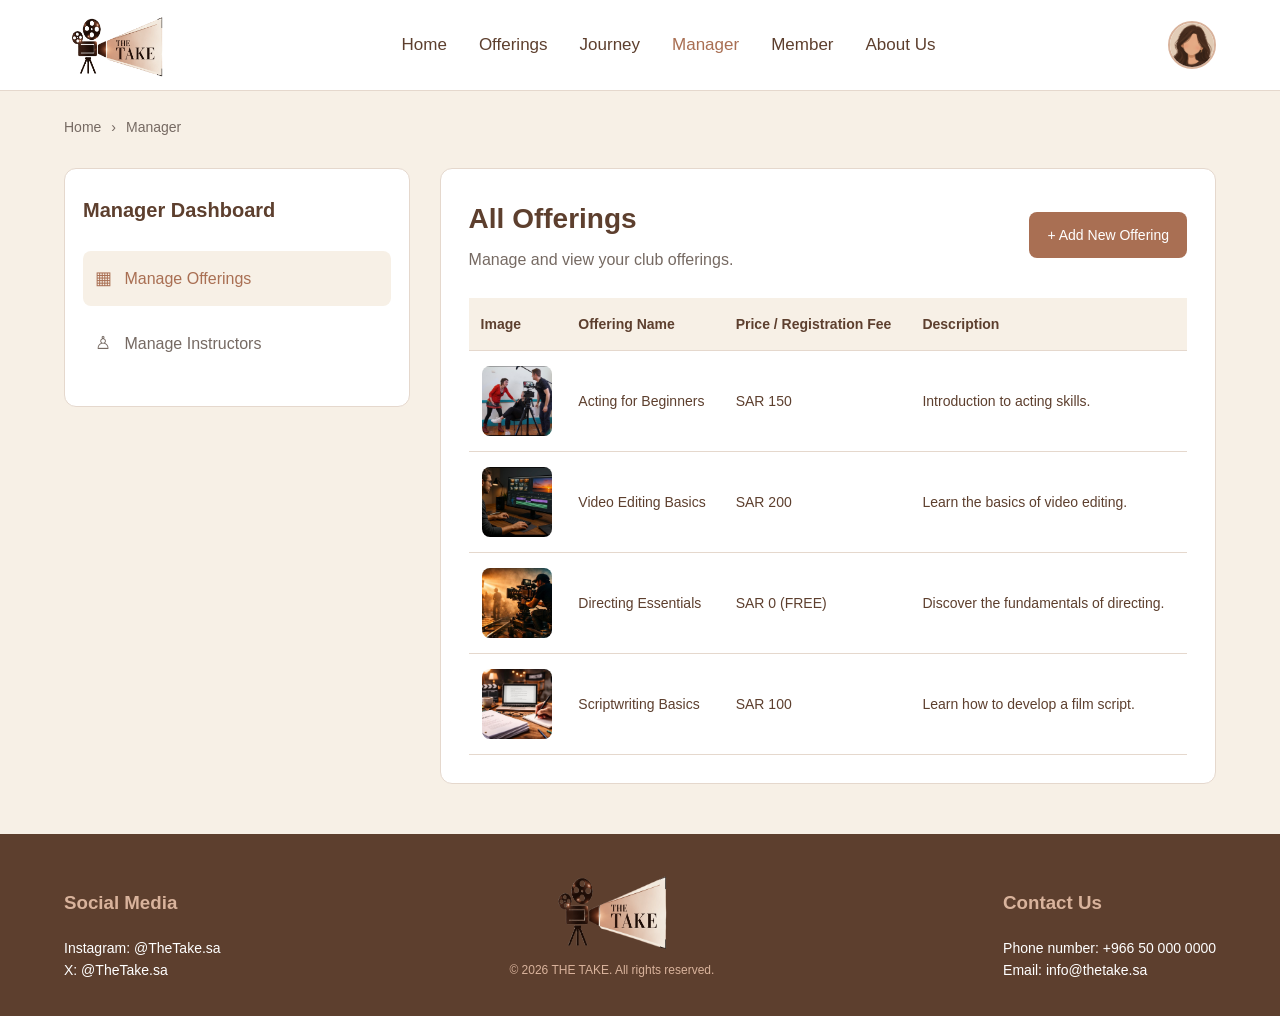
<file: manager-dashboard.html>
<!DOCTYPE html>
<html lang="en">
<head>
    <meta charset="UTF-8">
    <meta name="viewport" content="width=device-width, initial-scale=1.0">
    <title>Manager Dashboard | THE TAKE</title>
    <link rel="stylesheet" href="css/style.css">
</head>

<body class="member-dashboard-page">

    <header class="site-header">
        <div class="container header-inner">

            <a href="index.html" class="site-brand">
                <img src="images/logo.jpg" alt="THE TAKE Logo" class="site-logo">
            </a>

            <nav class="site-nav">
                <a href="index.html">Home</a>
                <a href="offerings.html">Offerings</a>
                <a href="journey.html">Journey</a>
                <a href="manager-dashboard.html" class="active">Manager</a>
                <a href="member-dashboard.html">Member</a>
                <a href="about.html">About Us</a>
            </nav>

            <a href="member-dashboard.html" class="profile-link">
                <img src="images/profile.png" alt="Profile">
            </a>

        </div>
    </header>

    <main class="container">

        <div class="breadcrumb">
            <a href="index.html">Home</a>
            <span>›</span>
            <span>Manager</span>
        </div>

        <section class="manager-layout">

            <aside class="manager-sidebar">
                <h2>Manager Dashboard</h2>

                <a href="manager-dashboard.html" class="sidebar-link active">
                    <span>▦</span>
                    Manage Offerings
                </a>

                <a href="manage-instructors.html" class="sidebar-link">
                    <span>♙</span>
                    Manage Instructors
                </a>
            </aside>

            <div class="manager-content"> 

                <div class="dashboard-heading">
                    <div>
                        <h1>All Offerings</h1>
                        <p>Manage and view your club offerings.</p>
                    </div>

                    <a href="add-offering.html" class="btn">
                        + Add New Offering
                    </a>
                </div>

                <div class="table-wrap">
                    <table class="offerings-table">

                        <thead>
                            <tr>
                                <th>Image</th>
                                <th>Offering Name</th>
                                <th>Price / Registration Fee</th>
                                <th>Description</th>
                            </tr>
                        </thead>

                        <tbody id="offerings-body">
                            <tr>
                                <td>
                                    <img src="images/acting.jpg"
                                         alt="Acting for Beginners"
                                         class="offering-thumbnail">
                                </td>
                                <td>Acting for Beginners</td>
                                <td>SAR 150</td>
                                <td>Introduction to acting skills.</td>
                            </tr>

                            <tr>
                                <td>
                                    <img src="images/video-editing.jpg"
                                         alt="Video Editing Basics"
                                         class="offering-thumbnail">
                                </td>
                                <td>Video Editing Basics</td>
                                <td>SAR 200</td>
                                <td>Learn the basics of video editing.</td>
                            </tr>

                            <tr>
                                <td>
                                    <img src="images/directing.jpg"
                                         alt="Directing Essentials"
                                         class="offering-thumbnail">
                                </td>
                                <td>Directing Essentials</td>
                                <td>SAR 0 (FREE)</td>
                                <td>Discover the fundamentals of directing.</td>
                            </tr>

                            <tr>
                                <td>
                                    <img src="images/scriptwriting.jpg"
                                         alt="Scriptwriting Basics"
                                         class="offering-thumbnail">
                                </td>
                                <td>Scriptwriting Basics</td>
                                <td>SAR 100</td>
                                <td>Learn how to develop a film script.</td>
                            </tr>
                        </tbody>

                    </table>
                </div>

            </div> 
        </section>
    </main>

    <footer class="site-footer">
    <div class="container footer-inner">
        <div class="footer-social">
            <div class="footer-heading">Social Media</div>
            <a href="#">Instagram: @TheTake.sa</a>
            <a href="#">X: @TheTake.sa</a>
        </div>
        <div class="footer-brand">
            <img src="images/logo.jpg" alt="THE TAKE Logo">
            <p>© 2026 THE TAKE. All rights reserved.</p>
        </div>
        <div class="footer-contact">
            <div class="footer-heading">Contact Us</div>
            <a href="tel:+966500000000">
                Phone number: +966 50 000 0000
            </a>
            <a href="mailto:info@thetake.sa">
                Email: info@thetake.sa
            </a>
        </div>
    </div>
</footer>
<script src="js/manager-dashboard.js"></script>
<script src="js/index.js"></script>
</body>
</html>
</file>
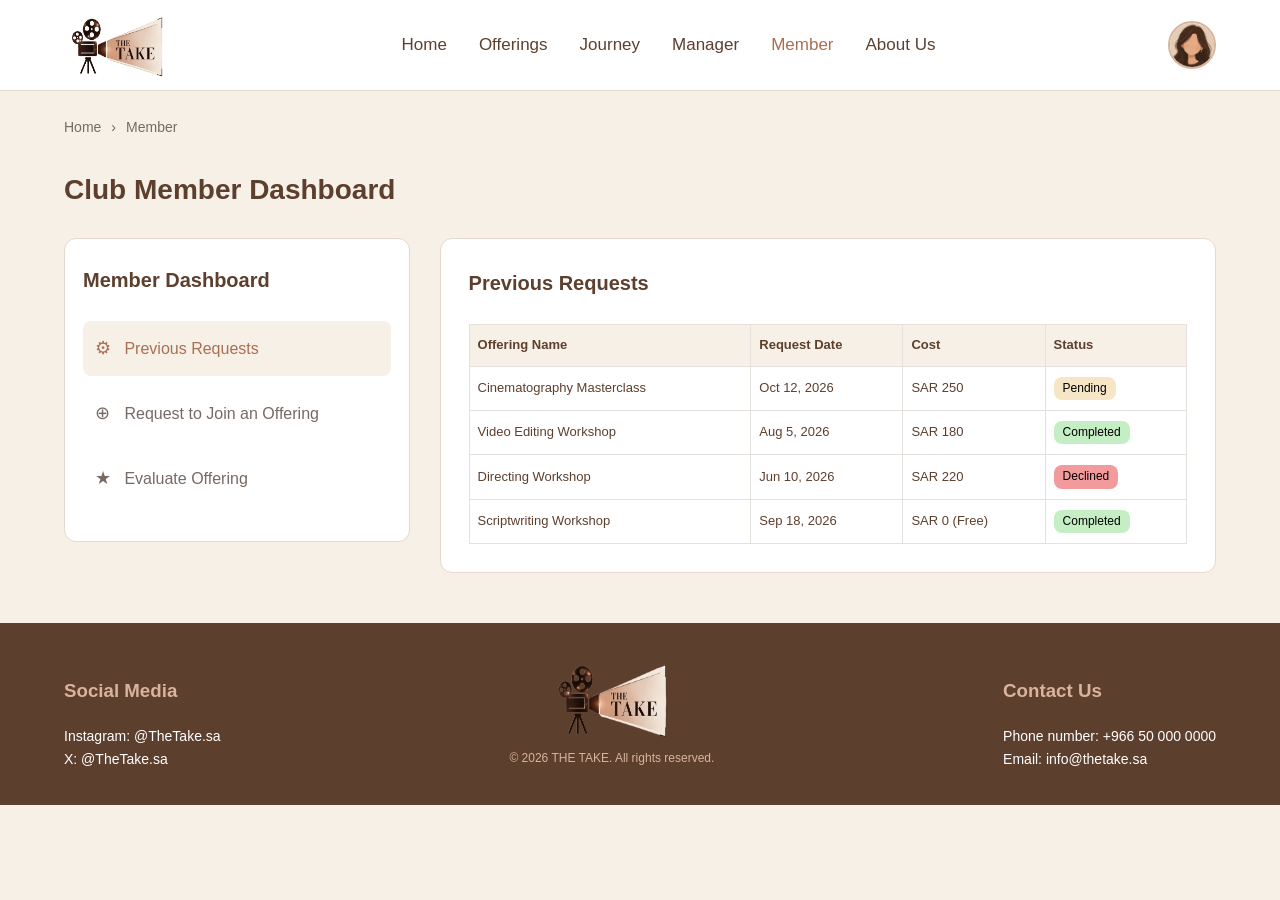
<file: member-dashboard.html>
<!DOCTYPE html>
<html lang="en">
<head>
    <meta charset="UTF-8">
    <meta name="viewport" content="width=device-width, initial-scale=1.0">
    <title>Member Dashboard | THE TAKE</title>
    <link rel="stylesheet" href="css/style.css">
</head>

<body>
    <header class="site-header">
        <div class="container header-inner">
            <a href="index.html">
                <img src="images/logo.jpg" alt="THE TAKE Logo" class="site-logo">
            </a>
  <nav class="site-nav">
<a
 href="index.html">Home</a>
 <a href="offerings.html">Offerings</a>
 <a href="journey.html">Journey</a>
 <a href="manager-dashboard.html" >Manager</a>
 <a href="member-dashboard.html" class="active">Member</a>
 <a href="about.html">About Us</a>
</nav>
<a href="member-dashboard.html" class="profile-link">
    <img src="images/profile.png" alt="Profile">
</a>
</div>
</header>

<main class="container">
    <div class="breadcrumb">
        <a href="index.html">Home</a>
        <span>›</span>
        <span>Member</span>
    </div>
    <h1 class="member-page-title">Club Member Dashboard</h1>
    <div class="manager-layout">
    <aside class="manager-sidebar">
            <h2>Member Dashboard</h2>
            <a href="member-dashboard.html" class="sidebar-link active">
                <span>⚙</span> Previous Requests
            </a>
            <a href="request-to-join.html" class="sidebar-link">
                <span>⊕</span> Request to Join an Offering
            </a>
            <a href="evaluation.html" class="sidebar-link">
                <span>★</span> Evaluate Offering
            </a>
        </aside>
        <section class="manager-content member-content">
            <h2 class="requests-title">Previous Requests</h2>
            <div class="table-wrap">
                <table class="offerings-table member-requests-table">
                    <thead>
                        <tr>
                            <th>Offering Name</th>
                            <th>Request Date</th>
                            <th>Cost</th>
                            <th>Status</th>
                        </tr>
                    </thead>
                                        <tbody>
                        <tr>
                            <td>Cinematography Masterclass</td>
                            <td>Oct 12, 2026</td>
                            <td>SAR 250</td>
                            <td>
                                <span class="request-status pending">Pending</span>
                            </td>
                        </tr>
                        <tr>
                            <td>Video Editing Workshop</td>
                            <td>Aug 5, 2026</td>
                            <td>SAR 180</td>
                            <td>
                                <span class="request-status completed">Completed</span>
                            </td>
                        </tr>
                        <tr>
                            <td>Directing Workshop</td>
                            <td>Jun 10, 2026</td>
                            <td>SAR 220</td>
                            <td>
                                <span class="request-status declined">Declined</span>
                            </td>
                        </tr>
                        <tr>
                            <td>Scriptwriting Workshop</td>
                            <td>Sep 18, 2026</td>
                            <td>SAR 0 (Free)</td>
                            <td>
                                <span class="request-status completed">Completed</span>
                            </td>
                        </tr>
                    </tbody>
                </table>
            </div>
        </section>
    </div>
</main>


<footer class="site-footer">
    <div class="container footer-inner">
        <div class="footer-social">
            <div class="footer-heading">Social Media</div>
            <a href="#">Instagram: @TheTake.sa</a>
            <a href="#">X: @TheTake.sa</a>
        </div>
        <div class="footer-brand">
            <img src="images/logo.jpg" alt="THE TAKE Logo">
            <p>© 2026 THE TAKE. All rights reserved.</p>
        </div>
        <div class="footer-contact">
            <div class="footer-heading">Contact Us</div>
            <a href="tel:+966500000000">
                Phone number: +966 50 000 0000
            </a>
            <a href="mailto:info@thetake.sa">
                Email: info@thetake.sa
            </a>
        </div>
    </div>
</footer>
<script src="js/index.js"></script>
</body>
</html>
</file>
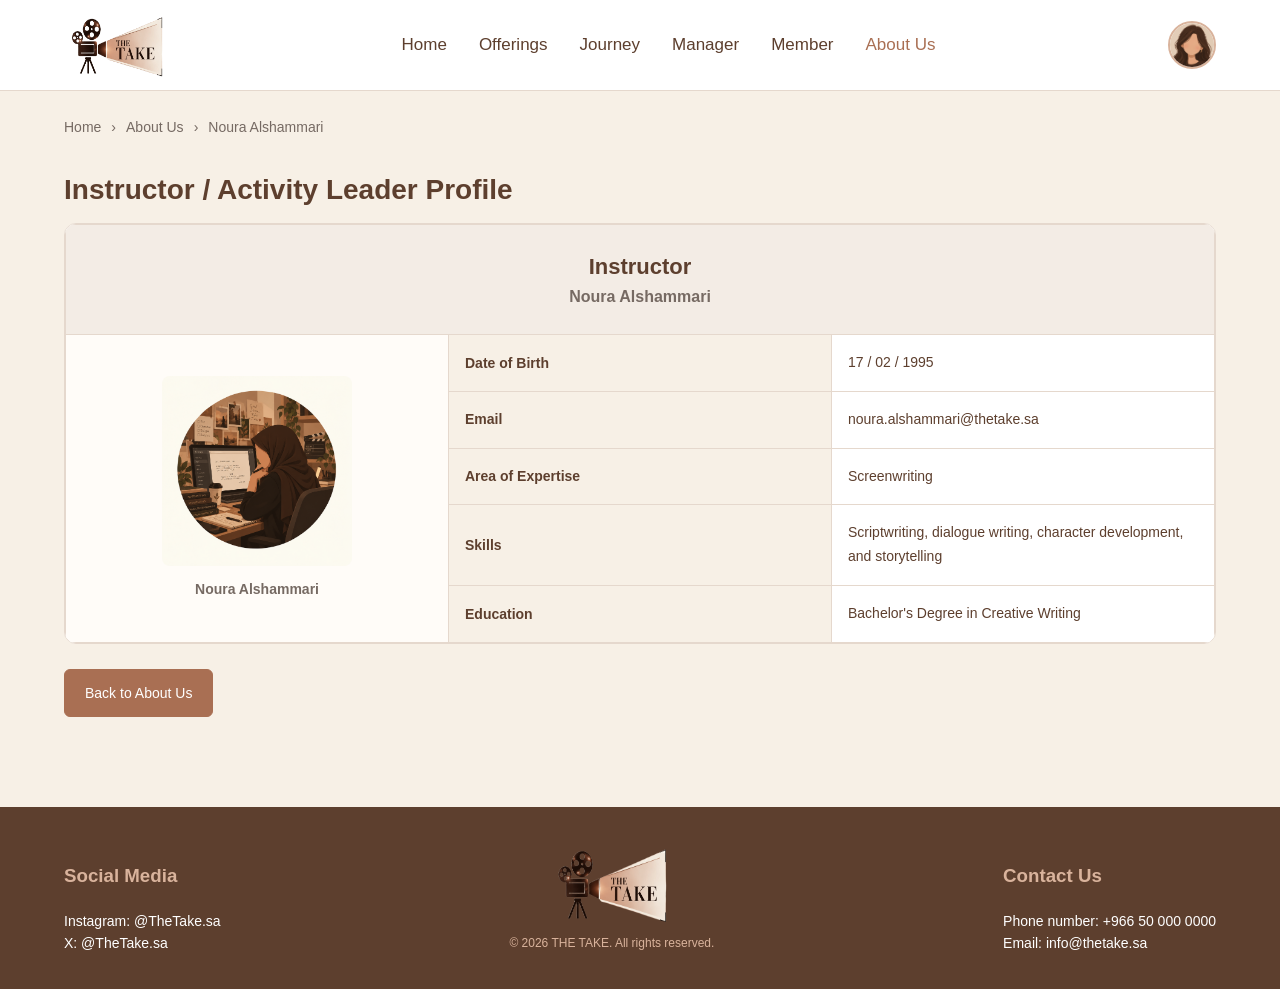
<file: noura-profile.html>
<!DOCTYPE html>
<html lang="en">
<head>
    <meta charset="UTF-8">
    <meta name="viewport" content="width=device-width, initial-scale=1.0">
    <title>Noura Alshammari Profile | THE TAKE</title>
    <link rel="stylesheet" href="css/style.css">
</head>

<body>

    <!-- SHARED HEADER -->
    <header class="site-header">
        <div class="container header-inner">

            <a href="index.html">
                <img src="images/logo.jpg"
                     alt="THE TAKE Logo"
                     class="site-logo">
            </a>

            <nav class="site-nav">
                <a href="index.html">Home</a>
                <a href="offerings.html">Offerings</a>
                <a href="journey.html">Journey</a>
                <a href="manager-dashboard.html">Manager</a>
                <a href="member-dashboard.html">Member</a>
                <a href="about.html" class="active">About Us</a>
            </nav>

            <a href="member-dashboard.html" class="profile-link">
                <img src="images/profile.png" alt="Profile">
            </a>

        </div>
    </header>

    <!-- NOURA ALSHAMMARI PROFILE PAGE -->
    <main class="container instructor-profile-page">

        <!-- BREADCRUMB -->
        <div class="breadcrumb">
            <a href="index.html">Home</a>
            <span>›</span>
            <a href="about.html">About Us</a>
            <span>›</span>
            <span>Noura Alshammari</span>
        </div>

        <!-- PROFILE INFORMATION -->
        <section class="instructor-profile-section">

            <h1 class="instructor-page-title">
                Instructor / Activity Leader Profile
            </h1>

            <div class="profile-table-wrap">

                <table class="instructor-profile-table">

                    <tbody>

                        <!-- NAME SPANS ALL THREE COLUMNS -->
                 <tr>
    <th colspan="3" class="profile-name-cell">
        <strong>Instructor</strong>
        <p class="profile-name">Noura Alshammari</p>
    </th>
</tr>

                        <!-- PHOTO SPANS ALL FIVE INFORMATION ROWS -->
                        <tr>
                            <td rowspan="5" class="profile-photo-cell">
                                <img src="images/OurTeam4.png"
                                     alt="Noura Alshammari, Screenwriting Instructor">

                                <p>Noura Alshammari</p>
                            </td>

                            <th scope="row" class="profile-field-label">
                                Date of Birth
                            </th>

                            <td class="profile-field-value">
                                17 / 02 / 1995
                            </td>
                        </tr>

                        <tr>
                            <th scope="row" class="profile-field-label">
                                Email
                            </th>

                            <td class="profile-field-value">
                                noura.alshammari@thetake.sa
                            </td>
                        </tr>

                        <tr>
                            <th scope="row" class="profile-field-label">
                                Area of Expertise
                            </th>

                            <td class="profile-field-value">
                                Screenwriting
                            </td>
                        </tr>

                        <tr>
                            <th scope="row" class="profile-field-label">
                                Skills
                            </th>

                            <td class="profile-field-value">
                                Scriptwriting, dialogue writing,
                                character development, and storytelling
                            </td>
                        </tr>

                        <tr>
                            <th scope="row" class="profile-field-label">
                                Education
                            </th>

                            <td class="profile-field-value">
                                Bachelor's Degree in Creative Writing
                            </td>
                        </tr>

                    </tbody>

                </table>

            </div>

            <!-- BACK LINK -->
            <div class="profile-back-link">
                <a href="about.html" class="btn">
                    Back to About Us
                </a>
            </div>

        </section>

    </main>

    <!-- SHARED FOOTER -->
    <footer class="site-footer">
    <div class="container footer-inner">
        <div class="footer-social">
            <div class="footer-heading">Social Media</div>
            <a href="#">Instagram: @TheTake.sa</a>
            <a href="#">X: @TheTake.sa</a>
        </div>
        <div class="footer-brand">
            <img src="images/logo.jpg" alt="THE TAKE Logo">
            <p>© 2026 THE TAKE. All rights reserved.</p>
        </div>
        <div class="footer-contact">
            <div class="footer-heading">Contact Us</div>
            <a href="tel:+966500000000">
                Phone number: +966 50 000 0000
            </a>
            <a href="mailto:info@thetake.sa">
                Email: info@thetake.sa
            </a>
        </div>
    </div>
</footer>
<script src="js/index.js"></script>
</body>
</html>
</file>
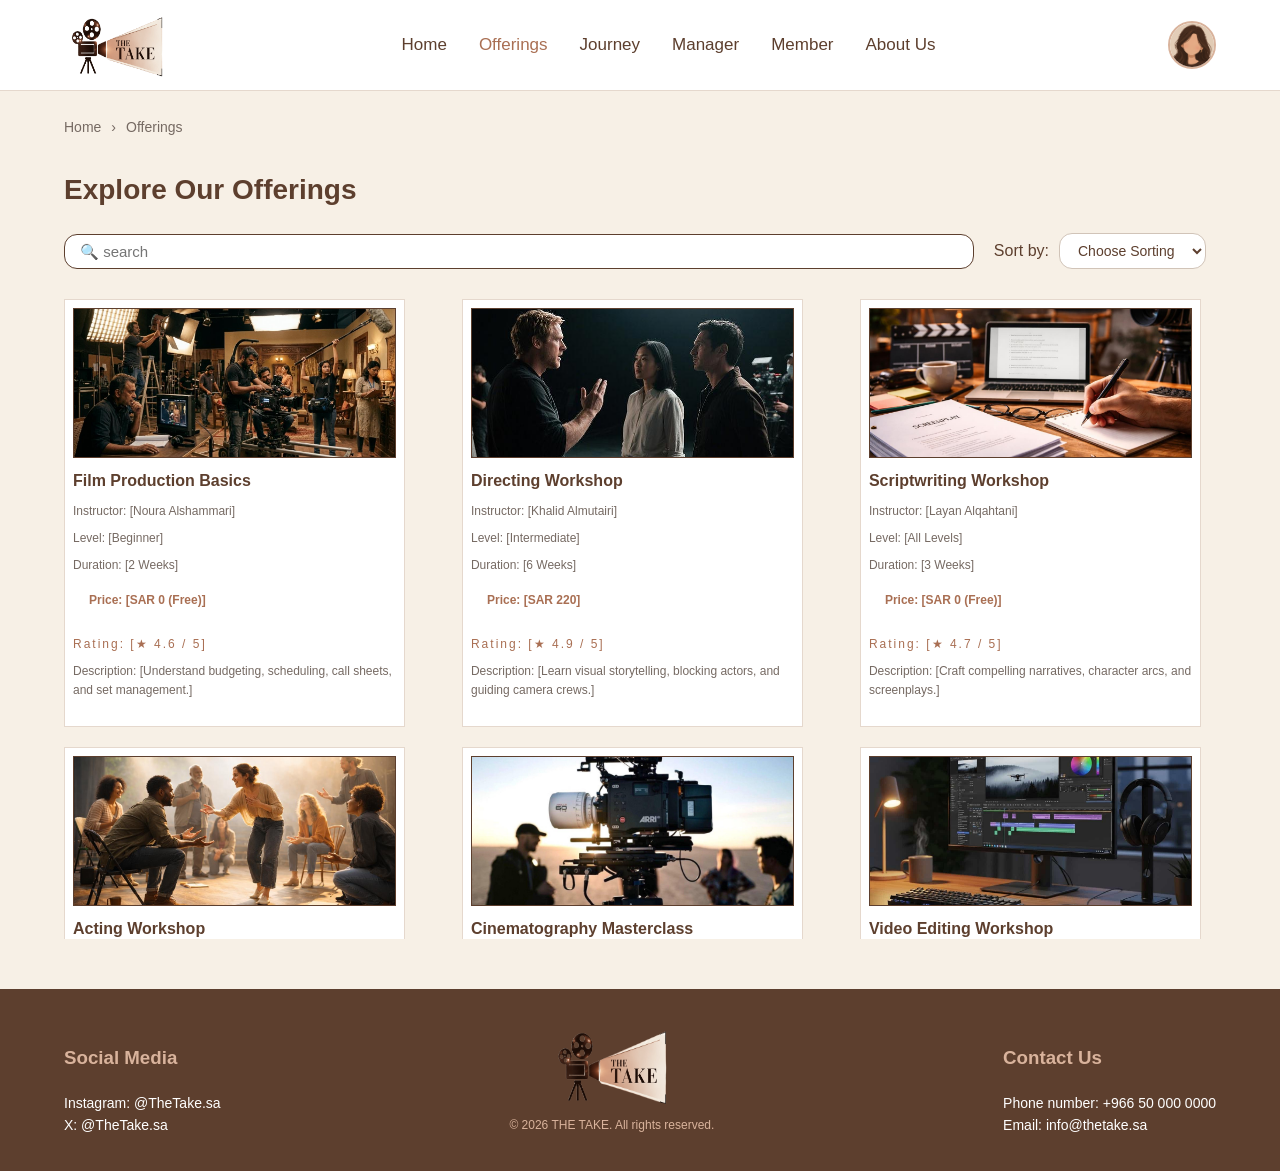
<file: offerings.html>
<!DOCTYPE html>
<html lang="en">
<head>
    <meta charset="UTF-8">
    <meta name="viewport" content="width=device-width, initial-scale=1.0">
    <title>Club Offerings | THE TAKE</title>
    <link rel="stylesheet" href="css/style.css">
</head>
<body>

    <!-- SHARED HEADER -->
    <header class="site-header">
        <div class="container header-inner">
            <a href="index.html">
                <img src="images/logo.jpg" alt="THE TAKE Logo" class="site-logo">
            </a>

            <nav class="site-nav">
                <a href="index.html">Home</a>
                <a href="offerings.html" class="active">Offerings</a>
                <a href="journey.html">Journey</a>
                <a href="manager-dashboard.html">Manager</a>
                <a href="member-dashboard.html">Member</a>
                <a href="about.html">About Us</a>
            </nav>

            <a href="member-dashboard.html" class="profile-link">
                <img src="images/profile.png" alt="User Profile">
            </a>
        </div>
    </header>

    <!-- MAIN CONTENT -->
    <main class="container">
        
        <!-- BREADCRUMB -->
        <div class="breadcrumb">
            <a href="index.html">Home</a>
            <span>›</span>
            <span>Offerings</span>
        </div>

        <h1 class="page-title">Explore Our Offerings</h1>

        <!-- FILTER & SORT CONTROLS -->
        <div class="filter-controls">
    <div class="search-box">
        <input type="search" id="search-offerings" name="search" placeholder="🔍 search">
    </div>
    
    
   <div class="sort-box">
    <label>Sort by:</label>
    <select id="sort-offerings" name="sort-offerings">
        <option value="">Choose Sorting</option>
        <optgroup label="Name">
            <option value="az">A to Z</option>
            <option value="za">Z to A</option>
        </optgroup>
        <optgroup label="Price">
            <option value="low-high">Low to High</option>
            <option value="high-low">High to Low</option>
        </optgroup>
    </select>
   </div>
  
</div>

        <!-- OFFERINGS GRID  -->
        <div class="offerings-grid">

            <!-- Card 1 -->
            <div class="offering-card">
                <div class="card-image">
                    <img src="images/ActingOfferings.jpg" alt="Workshop Name">
                </div>
                <div class="card-content">
                    <h2>Acting Workshop</h2>
                    <p class="instructor">Instructor: <span>[Noura Alshammari]</span></p>
                    <p class="info">Level: <span>[Beginner]</span></p>
                    <p class="info">Duration: <span>[4 Weeks]</span></p>
                    <p class="price">Price: <span>[SAR 150]</span></p>
                    <p class="rating">Rating: <span>[★ 4.8 / 5]</span></p>
                    <p class="description">Description: <span>[Master stage presence, voice modulation, and emotional expression.]</span></p>
                </div>
            </div>

            <!-- Card 2 -->
            <div class="offering-card">
                <div class="card-image">
                    <img src="images/DirectingOffering.jpg" alt="Workshop Name">
                </div>
                <div class="card-content">
                    <h2>Directing Workshop</h2>
                    <p class="instructor">Instructor: <span>[Khalid Almutairi]</span></p>
                    <p class="info">Level: <span>[Intermediate]</span></p>
                    <p class="info">Duration: <span>[6 Weeks]</span></p>
                    <p class="price">Price: <span>[SAR 220]</span></p>
                    <p class="rating">Rating: <span>[★ 4.9 / 5]</span></p>
                    <p class="description">Description: <span>[Learn visual storytelling, blocking actors, and guiding camera crews.]</span></p>
                </div>
            </div>

            <!-- Card 3 -->
            <div class="offering-card">
                <div class="card-image">
                    <img src="images/ScriptwritingOffering.jpg" alt="Workshop Name">
                </div>
                <div class="card-content">
                    <h2>Scriptwriting Workshop</h2>
                    <p class="instructor">Instructor: <span>[Layan Alqahtani]</span></p>
                    <p class="info">Level: <span>[All Levels]</span></p>
                    <p class="info">Duration: <span>[3 Weeks]</span></p>
                    <p class="price">Price: <span>[SAR 0 (Free)]</span></p>
                    <p class="rating">Rating: <span>[★ 4.7 / 5]</span></p>
                    <p class="description">Description: <span>[Craft compelling narratives, character arcs, and screenplays.]</span></p>
                </div>
            </div>

            <!-- Card 4 -->
            <div class="offering-card">
                <div class="card-image">
                    <img src="images/VideoEditingOffering.jpg" alt="Workshop Name">
                </div>
                <div class="card-content">
                    <h2>Video Editing Workshop</h2>
                    <p class="instructor">Instructor: <span>[Faisal Alothman]</span></p>
                    <p class="info">Level: <span>[Intermediate]</span></p>
                    <p class="info">Duration: <span>[5 Weeks]</span></p>
                    <p class="price">Price: <span>[SAR 180]</span></p>
                    <p class="rating">Rating: <span>[★ 4.9 / 5]</span></p>
                    <p class="description">Description: <span>[Learn color grading, audio mixing, and seamless cut transitions.]</span></p>
                </div>
            </div>

            <!-- Card 5 -->
            <div class="offering-card">
                <div class="card-image">
                    <img src="images/CinematographyOffering.jpg" alt="Workshop Name">
                </div>
                <div class="card-content">
                    <h2>Cinematography Masterclass</h2>
                    <p class="instructor">Instructor: <span>[Omar Alharbi]</span></p>
                    <p class="info">Level: <span>[Advanced]</span></p>
                    <p class="info">Duration: <span>[4 Weeks]</span></p>
                    <p class="price">Price: <span>[SAR 250]</span></p>
                    <p class="rating">Rating: <span>[★ 5.0 / 5]</span></p>
                    <p class="description">Description: <span>[Deep dive into camera lenses, lighting setups, and cinematic framing.]</span></p>
                </div>
            </div>

            <!-- Card 6 -->
            <div class="offering-card">
                <div class="card-image">
                    <img src="images/FilmProductionOffering.jpg" alt="Workshop Name">
                </div>
                <div class="card-content">
                    <h2>Film Production Basics</h2>
                    <p class="instructor">Instructor: <span>[Noura Alshammari]</span></p>
                    <p class="info">Level: <span>[Beginner]</span></p>
                    <p class="info">Duration: <span>[2 Weeks]</span></p>
                    <p class="price">Price: <span>[SAR 0 (Free)]</span></p>
                    <p class="rating">Rating: <span>[★ 4.6 / 5]</span></p>
                    <p class="description">Description: <span>[Understand budgeting, scheduling, call sheets, and set management.]</span></p>
                </div>
            </div>

        </div>
        <p id="no-results" class="no-results">No offerings match your search.</p>
    </main>


<footer class="site-footer">
    <div class="container footer-inner">
        <div class="footer-social">
            <div class="footer-heading">Social Media</div>
            <a href="#">Instagram: @TheTake.sa</a>
            <a href="#">X: @TheTake.sa</a>
        </div>
        <div class="footer-brand">
            <img src="images/logo.jpg" alt="THE TAKE Logo">
            <p>© 2026 THE TAKE. All rights reserved.</p>
        </div>
        <div class="footer-contact">
            <div class="footer-heading">Contact Us</div>
            <a href="tel:+966500000000">
                Phone number: +966 50 000 0000
            </a>
            <a href="mailto:info@thetake.sa">
                Email: info@thetake.sa
            </a>
        </div>
    </div>
</footer>
<script src="js/index.js"></script>
<script src="js/offerings.js"></script>
</body>
</html>
</file>
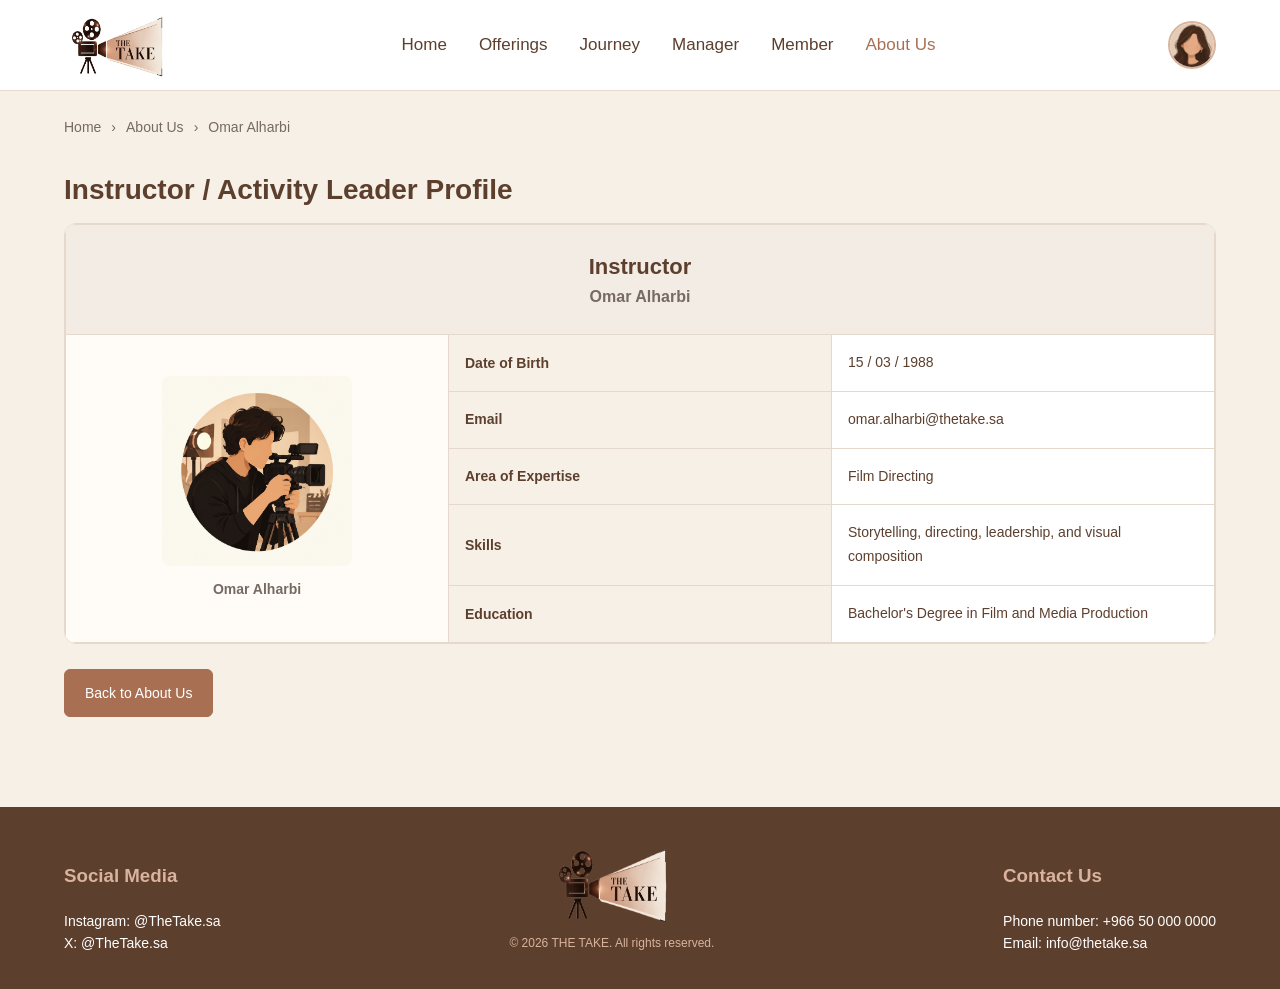
<file: omar-profile.html>
<!DOCTYPE html>
<html lang="en">
<head>
    <meta charset="UTF-8">
    <meta name="viewport" content="width=device-width, initial-scale=1.0">
    <title>Omar Alharbi Profile | THE TAKE</title>
    <link rel="stylesheet" href="css/style.css">
</head>

<body>

    <!-- SHARED HEADER -->
    <header class="site-header">
        <div class="container header-inner">

            <a href="index.html">
                <img src="images/logo.jpg"
                     alt="THE TAKE Logo"
                     class="site-logo">
            </a>

            <nav class="site-nav">
                <a href="index.html">Home</a>
                <a href="offerings.html">Offerings</a>
                <a href="journey.html">Journey</a>
                <a href="manager-dashboard.html">Manager</a>
                <a href="member-dashboard.html">Member</a>
                <a href="about.html" class="active">About Us</a>
            </nav>

            <a href="member-dashboard.html" class="profile-link">
                <img src="images/profile.png" alt="Profile">
            </a>

        </div>
    </header>

    <!-- OMAR ALHARBI PROFILE PAGE -->
    <main class="container instructor-profile-page">

        <!-- BREADCRUMB -->
        <div class="breadcrumb">
            <a href="index.html">Home</a>
            <span>›</span>
            <a href="about.html">About Us</a>
            <span>›</span>
            <span>Omar Alharbi</span>
        </div>

        <!-- PROFILE INFORMATION -->
        <section class="instructor-profile-section">

            <h1 class="instructor-page-title">
                Instructor / Activity Leader Profile
            </h1>

            <div class="profile-table-wrap">

                <table class="instructor-profile-table">

                    <tbody>

                        <!-- NAME SPANS ALL THREE COLUMNS -->
                        <tr>
    <th colspan="3" class="profile-name-cell">
        <strong>Instructor</strong>
        <p class="profile-name">Omar Alharbi</p>
    </th>
</tr>

                        <!-- PHOTO SPANS ALL FIVE INFORMATION ROWS -->
                        <tr>
                            <td rowspan="5" class="profile-photo-cell">
                                <img src="images/OurTeam1.png"
                                     alt="Omar Alharbi, Film Director and Instructor">

                                <p>Omar Alharbi</p>
                            </td>

                            <th scope="row" class="profile-field-label">
                                Date of Birth
                            </th>

                            <td class="profile-field-value">
                                15 / 03 / 1988
                            </td>
                        </tr>

                        <tr>
                            <th scope="row" class="profile-field-label">
                                Email
                            </th>

                            <td class="profile-field-value">
                                omar.alharbi@thetake.sa
                            </td>
                        </tr>

                        <tr>
                            <th scope="row" class="profile-field-label">
                                Area of Expertise
                            </th>

                            <td class="profile-field-value">
                                Film Directing
                            </td>
                        </tr>

                        <tr>
                            <th scope="row" class="profile-field-label">
                                Skills
                            </th>

                            <td class="profile-field-value">
                                Storytelling, directing, leadership,
                                and visual composition
                            </td>
                        </tr>

                        <tr>
                            <th scope="row" class="profile-field-label">
                                Education
                            </th>

                            <td class="profile-field-value">
                                Bachelor's Degree in Film and Media Production
                            </td>
                        </tr>

                    </tbody>

                </table>

            </div>

            <!-- BACK LINK -->
            <div class="profile-back-link">
                <a href="about.html" class="btn">
                    Back to About Us
                </a>
            </div>

        </section>

    </main>

    <!-- SHARED FOOTER -->
    <footer class="site-footer">
    <div class="container footer-inner">
        <div class="footer-social">
            <div class="footer-heading">Social Media</div>
            <a href="#">Instagram: @TheTake.sa</a>
            <a href="#">X: @TheTake.sa</a>
        </div>
        <div class="footer-brand">
            <img src="images/logo.jpg" alt="THE TAKE Logo">
            <p>© 2026 THE TAKE. All rights reserved.</p>
        </div>
        <div class="footer-contact">
            <div class="footer-heading">Contact Us</div>
            <a href="tel:+966500000000">
                Phone number: +966 50 000 0000
            </a>
            <a href="mailto:info@thetake.sa">
                Email: info@thetake.sa
            </a>
        </div>
    </div>
</footer>
<script src="js/index.js"></script>
</body>
</html>
</file>
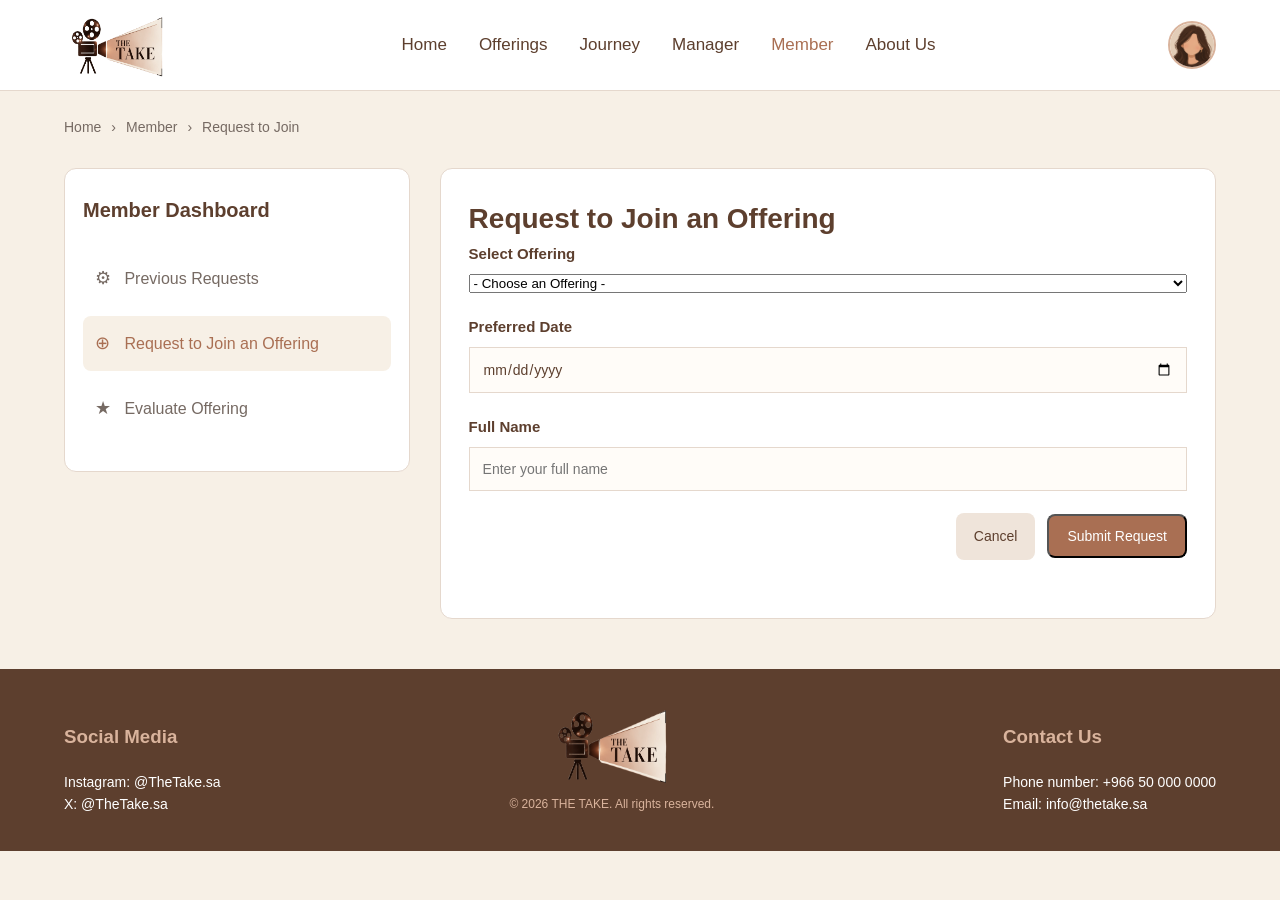
<file: request-to-join.html>
<!DOCTYPE html>
<html lang="en">
<head>
    <meta charset="UTF-8">
    <meta name="viewport" content="width=device-width, initial-scale=1.0">
    <title>Request to Join  | THE TAKE</title>
    <link rel="stylesheet" href="css/style.css">
</head>
<body>
    <header class="site-header">
        <div class="container header-inner">
            <a href="index.html">
                <img src="images/logo.jpg" alt="THE TAKE Logo" class="site-logo">
            </a>
            <nav class="site-nav">
                <a href="index.html">Home</a>
                <a href="offerings.html">Offerings</a>
                <a href="journey.html">Journey</a>
                <a href="manager-dashboard.html">Manager</a>
                <a href="member-dashboard.html" class="active">Member</a>
                <a href="about.html">About Us</a>
            </nav>
            <a href="member-dashboard.html" class="profile-link">
                <img src="images/profile.png" alt="Profile">
            </a>
        </div>
    </header>

    <main class="container">
        <div class="breadcrumb">
            <a href="index.html">Home</a>
            <span>›</span>
            <a href="member-dashboard.html">Member</a>
            <span>›</span>
            <span>Request to Join</span>
        </div>

        <div class="manager-layout">
            <aside class="manager-sidebar">
                <h2>Member Dashboard</h2>
                <a href="member-dashboard.html" class="sidebar-link">
                    <span>⚙</span> Previous Requests
                </a>
                <a href="request-to-join.html" class="sidebar-link active">
                    <span>⊕</span> Request to Join an Offering
                </a>
                <a href="evaluation.html" class="sidebar-link">
                    <span>★</span> Evaluate Offering
                </a>
            </aside>

            <section class="manager-content request-content">
                <h1>Request to Join an Offering</h1>

                <form action="#" method="post" class="request-form" id="request-form" novalidate>
                    <div class="form-group">
                        <label for="offering">Select Offering</label>
                        <select id="offering" name="offering">
                            <option value="">- Choose an Offering -</option>
                            <option value="acting">Acting for Beginners</option>
                            <option value="cinematography">Cinematography Basics</option>
                            <option value="editing">Video Editing Workshop</option>
                            <option value="scriptwriting">Scriptwriting Basics</option>
                        </select>
                    </div>

                    <div class="form-group">
                        <label for="preferred-date">Preferred Date</label>
                            <input type="date" id="preferred-date"
                            name="preferred-date">
                    </div>

                    <div class="form-group">
                        <label for="full-name">Full Name</label>
                        <input type="text" id="full-name" name="full-name" placeholder="Enter your full name">
                    </div>

                    <div class="form-actions">
                        <a href="member-dashboard.html" class="btn btn-secondary">
                            Cancel
                        </a>
                        <input type="submit" class="btn" value="Submit Request">
                    </div>
                </form>
                <div id="new-requests" class="new-requests"></div>
            </section>
        </div>
    </main>

    <footer class="site-footer">
    <div class="container footer-inner">
        <div class="footer-social">
            <div class="footer-heading">Social Media</div>
            <a href="#">Instagram: @TheTake.sa</a>
            <a href="#">X: @TheTake.sa</a>
        </div>
        <div class="footer-brand">
            <img src="images/logo.jpg" alt="THE TAKE Logo">
            <p>© 2026 THE TAKE. All rights reserved.</p>
        </div>
        <div class="footer-contact">
            <div class="footer-heading">Contact Us</div>
            <a href="tel:+966500000000">
                Phone number: +966 50 000 0000
            </a>
            <a href="mailto:info@thetake.sa">
                Email: info@thetake.sa
            </a>
        </div>
    </div>
</footer>
<script src="js/index.js"></script>
<script src="js/request-to-join.js"></script>
</body>
</html>
</file>
<file: css/style.css>
/* =========================================
     SHARED STYLES
========================================= */
* {
    margin: 0;
    padding: 0;
    box-sizing: border-box;
}
body {
    font-family: Arial, sans-serif;
    background-color: #F7F0E6;
    color: #5d3f2e;
    line-height: 1.6;
}
a {
    color: inherit;
    text-decoration: none;
}
img {
    max-width: 100%;
    display: block;
}
.container {
    width: 90%;
    max-width: 1200px;
    margin: 0 auto;
}
p {
    color: #766A63;
}
/* =========================================
    SHARED HEADER & NAVIGATION
========================================= */
.site-header {
    background-color: #FFFFFF;
    border-bottom: 1px solid #E5D8CD;
}
.header-inner {
    display: flex;
    align-items: center;
    justify-content: space-between;
    min-height: 90px;
}
.site-logo {
    width: 105px;
    height: 65px;
}
.site-nav {
    display: flex;
    align-items: center;
    justify-content: center;
}
.site-nav a {
    margin: 0 16px;
    color: #5d3f2e;
    font-size: 17px;
}
.site-nav a:hover {
    color: #A96F53;
}

/* Profile Image */
.profile-link {
    display: block;
    width: 48px;
    height: 48px;
    overflow: hidden;
    border: 2px solid #D9B39C;
    border-radius: 50%;
    background-color: #D9B39C;
}
.profile-link img {
    width: 100%;
    height: 100%;
}
/* =========================================
     SHARED MAIN CONTENT & BREADCRUMB
========================================= */
main.container {
    min-height: 500px;
    padding-top: 25px;
    padding-bottom: 50px;
}
.breadcrumb {
    display: flex;
    align-items: center;
    margin-bottom: 30px;
    color: #766A63;
    font-size: 14px;
}
.breadcrumb span,
.breadcrumb a {
    margin-right: 10px;
}
.breadcrumb a:hover {
    color: #A96F53;
}
/* =========================================
     SHARED FOOTER
========================================= */
.site-footer {
    padding: 35px 0;
    background-color: #5d3f2e;
    color: #FFFFFF;
}
.footer-inner {
    display: flex;
    align-items: center;
    justify-content: space-between;
}
.footer-social,
.footer-contact {
    display: flex;
    flex-direction: column;
}


.footer-social a,
.footer-contact a {
    color: #FFFFFF;
    font-size: 14px;
}
.footer-social a:hover,
.footer-contact a:hover {
    color: #D9B39C;
}
.footer-brand {
    text-align: center;
}
.footer-brand img {
    width: 125px;
    height: 80px;
    margin: 0 auto 10px;
}
.footer-brand p {
    color: #D9B39C;
    font-size: 12px;
}
.footer-heading {
    font-size: 1.17em;
    font-weight: bold;
    margin-block-start: 1em;
    margin-block-end: 1em;
        color: #D9B39C;

}
/* =========================================
     SHARED BUTTONS
========================================= */
.btn {
    display: inline-block;
    padding: 12px 18px;
    border-radius: 8px;
    background-color: #A96F53;
    color: #FFFFFF;
    font-size: 14px;
    text-align: center;
}
.btn:hover {
    background-color: #5d3f2e;
}
.btn-secondary {
    background-color: #EFE4DA;
    color: #5d3f2e;
}
.btn-secondary:hover {
    background-color: #D9B39C;
}



/* =========================================
     MANAGER PAGES "RAWAN"
========================================= */
.manager-layout {
    display: flex;
    flex-direction: row;
    align-items: flex-start;
    width: 100%;
}
.manager-sidebar {
    width: 30%;
    background-color: #FFFFFF;
    border: 1px solid #E5D8CD;
    border-radius: 12px;
    padding: 25px 18px;
    margin-right: 30px;
}
.manager-sidebar h2 {
    font-size: 20px;
    margin-bottom: 25px;
}
.sidebar-link {
    display: block;
    padding: 13px 12px;
    margin-bottom: 10px;
    border-radius: 8px;
    color: #766A63;
}
.sidebar-link span {
    display: inline-block;
    width: 25px;
    font-size: 18px;
}
.sidebar-link:hover,
.sidebar-link.active {
    background-color: #F7F0E6;
    color: #A96F53;
}
.manager-content {
    flex: 1;
    background-color: #FFFFFF;
    border: 1px solid #E5D8CD;
    border-radius: 12px;
    padding: 28px;
}
.manager-content h1 {
    font-size: 28px;
}
.dashboard-heading {
    display: flex;
    align-items: center;
    justify-content: space-between;
    margin-bottom: 25px;
}
.dashboard-heading h1 {
    font-size: 28px;
    margin-bottom: 5px;
}
.dashboard-heading p {
    color: #766A63;
}

/*  MANAGE INSTRUCTORS  */

.table-wrap {
    width: 100%;
    overflow: auto;
}
.offerings-table {
    width: 100%;
    border-collapse: collapse;
    text-align: left;
}
.offerings-table th,
.offerings-table td {
    padding: 15px 12px;
    border-bottom: 1px solid #E5D8CD;
}
.offerings-table th {
    background-color: #F7F0E6;
    color: #5d3f2e;
    font-size: 14px;
}
.offerings-table td {
    font-size: 14px;
}
.offering-thumbnail {
    width: 75px;
    height: 60px;
}
.delete-actions {
    margin-top: 20px;
    margin-bottom: 30px;
}
.delete-actions .btn {
    padding: 12px 22px;
}
.manager-content hr {
    margin-bottom: 25px;
}
.manager-sidebar {
    display: flex;
    flex-direction: column;
    width: 30%;
    background-color: #FFFFFF;
    border: 1px solid #E5D8CD;
    border-radius: 12px;
    padding: 25px 18px;
    margin-right: 30px;
}
.offerings-table input {
    width: 20px;
    height: 20px;
}
.offerings-table .offering-thumbnail {
    display: block;
    width: 70px;
    height: 70px;
    max-width: 70px;
    object-fit: cover;
    border-radius: 8px;
    margin: 0 auto;
}
    

/*  ADD NEW OFFERING PAGE */

.form-heading {
    margin-bottom: 28px;
}
.form-heading h1,
.form-heading h2{
    font-size: 28px;
    margin-bottom: 6px;
}
.offering-form {
    width: 100%;
}
.form-group {
    display: flex;
    flex-direction: column;
    margin-bottom: 22px;
}
.form-group label {
    font-weight: bold;
    font-size: 15px;
    margin-bottom: 8px;
}
.form-group input,
.form-group textarea {
    width: 100%;
    padding: 13px;
    border: 1px solid #E5D8CD;
    background-color: #FFFCF8;
    color: #5d3f2e;
    font-family: Arial, sans-serif;
    font-size: 14px;
}
.form-group input,.form-group select,
.form-group textarea {
    resize: vertical;
}
.form-actions {
    display: flex;
    justify-content: flex-end;
    align-items: center;
}
.form-actions .btn {
    margin-left: 12px;
}
/*RAWAN DONE */

/* =========================================
   MEMBER PAGES "JOURY"
========================================= */

/*MEMBER PAGE*/
.member-page-title {
    font-size: 28px;
    margin-bottom: 25px;
}
.requests-title {
    font-size: 20px;
    margin-bottom: 25px;
}
.member-requests-table {
    width: 100%;
}
.member-requests-table th,
.member-requests-table td {
    padding: 10px 8px;
    font-size: 13px;
    border: 1px solid #e5e2de;
}

.member-requests-table th {
    background-color: #F7F0E6;
    color: #5d3f2e;
}
.request-status {
    padding: 2px 9px;
    background-color: #EAEAEA;
    color: #000000;
    font-size: 12px;
    border-radius: 8PX;
    display: inline-block;
}
.request-status.pending {
    background-color: #f6e6c6;
}
.request-status.completed {
    background-color: #c5eec5;
}
.request-status.declined {
    background-color: #F29a9c;
}

/* EVALUATION PAGE */
/* EVALUATION PAGE */
.evaluation-heading {
    display: flex;
    align-items: center;
    margin-bottom: 30px;
}

.evaluation-heading h1 {
    font-size: 28px;
    margin-bottom: 5px;
}

.evaluation-heading p {
    color: #766A63;
}

.evaluation-form {
    width: 100%;
}

.evaluation-form .form-group {
    display: flex;
    flex-direction: column;
    margin-bottom: 25px;
}

.evaluation-form label {
    font-weight: bold;
    font-size: 15px;
    margin-bottom: 8px;
}

.evaluation-form select,
.evaluation-form textarea {
    width: 100%;
    padding: 13px;
    border: 1px solid #E5D8CD;
    background-color: #FFFCF8;
    color: #5d3f2e;
    font-family: Arial, sans-serif;
    font-size: 14px;
}

.rating-group {
    display: flex;
    align-items: center;
    margin-bottom: 25px;
}

.rating-group label {
    font-weight: bold;
    font-size: 15px;
    margin-right: 30px;
}

.rating-stars {
    display: flex;
    align-items: center;
    flex-direction: row-reverse;
}

.rating-stars input {
    display: none;
}

.rating-stars label {
    color: #A96F53;
    font-size: 30px;
    margin-right: 5px;
    cursor: pointer;
}

.rating-stars label::before {
    content: "☆";
}

.rating-stars label:hover::before,
.rating-stars label:hover ~ label::before,
.rating-stars input:checked ~ label::before {
    content: "★";
}


.evaluation-actions {
    display: flex;
    justify-content: flex-end;
    align-items: center;
}

.evaluation-actions .btn {
    margin-left: 12px;
}

.evaluation-actions .btn-submit {
    background-color: #A96F53;
}

.evaluation-actions .btn-submit:hover {
    background-color: #5d3f2e;
}

/*JOURY DONE */



/* =========================================
   JOURNEY PAGE "WAJD"
========================================= */

.site-nav a.active {
    color: #A96F53;
}

/* HERO */
.journey-hero {
    display: flex;
    flex-direction: row;
    align-items: center;
    justify-content: space-between;
    background-color: #EFE4DA;
    border: 1px solid #E5D8CD;
    border-radius: 12px;
    padding: 30px;
    margin-bottom: 30px;
}

.journey-hero .hero-text {
    width: 45%;
}

.hero-subtitle {
    font-family: 'Courier New', monospace;
    font-size: 13px;
    margin-bottom: 8px;
}

.journey-hero .hero-text h1 {
    font-size: 28px;
    margin-bottom: 15px;
}

.hero-description {
    font-size: 14px;
}

.journey-hero .hero-image {
    width: 50%;
    height: 220px;
    border: 1px solid #5d3f2e;
    overflow: hidden;
}

.journey-hero .hero-image img {
    width: 100%;
    height: 100%;
    object-fit: cover;
}

/* TIMELINE */
.timeline-container {
    display: flex;
    flex-direction: row;
    align-items: flex-start;
    justify-content: space-between;
    margin-bottom: 25px;
}

.timeline-step {
    display: flex;
    flex-direction: column;
    align-items: center;
}

.timeline-step label {
    display: flex;
    flex-direction: column;
    align-items: center;
    cursor: pointer;
}

.timeline-icon {
    width: 65px;
    height: 65px;
    object-fit: contain;
    padding: 8px;
    background-color: #FFFFFF;
    border: 3px solid #b79784;
    border-radius: 50%;
}

.timeline-step label span {
    margin-top: 8px;
    font-size: 12px;
    font-weight: bold;
}

.timeline-step:hover .timeline-icon {
    border-color: #A96F53;
}

.timeline-line {
    flex: 1;
    height: 1px;
    margin-top: 32px;
    background-color: #766A63;
}

/* STAGE CARD */
.stage-card {
    display: flex;
    flex-direction: row;
    align-items: center;
    justify-content: space-between;
    background-color: #FFFFFF;
    border: 1px solid #E5D8CD;
    border-radius: 12px;
    padding: 20px 12px;
}

.arrow-btn {
    display: flex;
    align-items: center;
    justify-content: center;
    flex-shrink: 0;
    width: 35px;
    height: 35px;
    background-color: #EFE4DA;
    color: #5d3f2e;
    border: none;
    border-radius: 6px;
    font-size: 16px;
    cursor: pointer;
}

.arrow-btn:hover {
    background-color: #D9B39C;
}

.stage-body {
    flex: 1;
    display: flex;
    flex-direction: row;
    align-items: center;
    justify-content: space-between;
    padding: 0 15px;
}

.stage-info {
    width: 55%;
    margin-right: 20px;
}

.stage-info h2 {
    font-size: 22px;
    margin-bottom: 10px;
}

.stage-intro {
    font-size: 14px;
    margin-bottom: 12px;
}

.key-points h3 {
    font-size: 14px;
    margin-bottom: 5px;
}

.key-points ul {
    margin-left: 20px;
    font-size: 14px;
    color: #766A63;
}

.stage-media {
    width: 40%;
    text-align: center;
}

.stage-media img {
    width: 100%;
    height: 200px;
    border: 1px solid #5d3f2e;
    margin-bottom: 8px;
    object-fit: cover;
}

.media-caption {
    font-size: 13px;
}

/* To navigate between the stages of the journey */
.stage-selector {
    display: none;
}

.journey-stage {
    display: none;
}

/* Highlight the selected timeline image */
.timeline-icon.active-icon {
    background-color: #EFE4DA;
    border-color: #5d3f2e;
}


/* =========================================
   OFFERINGS PAGE "WAJD"
========================================= */

.page-title {
    font-family: Arial, sans-serif;
    font-size: 28px;
    margin-bottom: 20px;
}

/* SEARCH & SORT */
.filter-controls {
    display: flex;
    flex-direction: row;
    align-items: center;
    justify-content: space-between;
    margin-bottom: 30px;
}
.search-box {
    flex: 1;
    display: flex;
    flex-direction: row;
    align-items: center;
    padding: 8px 15px;
    margin-right: 20px;
    border: 1px solid #5d3f2e;
    border-radius: 13px;
    background-color: #FFFFFF;
}
.search-icon {
    font-size: 14px;
    margin-right: 8px;
}
.search-box input {
    flex: 1;
    border: none;
    background-color: #FFFFFF;
    color: #5d3f2e;
    font-size: 15px;
}
.sort-box {
    display: flex;
    flex-direction: row;
    align-items: center;
}
.sort-box label {
    font-size: 16px;
    color: #5d3f2e;
    margin-right: 10px;
}
.sort-box select {
    padding: 8px 14px;
    margin-right: 10px;
    border: 1px solid #D1C4B8;
    background-color: #FFFFFF;
    color: #5d3f2e;
    font-size: 14px;
    border-radius: 13px;
}/* ----- Cards Grid (scrollable, 3 per row) ----- */


.offerings-grid {
    display: flex;
    flex-direction: row;
    flex-wrap: wrap;
    justify-content: space-between;
    height: 640px;
    overflow: auto;
    padding-right: 15px;
}
.offering-card {
    width: 30%;
    display: flex;
    flex-direction: column;
    background-color: #FFFFFF;
    border: 1px solid #E5D8CD;
    padding: 8px;
    margin-bottom: 20px;
}
.card-image {
    width: 100%;
    height: 150px;
    border: 1px solid #5d3f2e;
    overflow: hidden;
}
.card-image img {
    width: 100%;
    height: 100%;
    object-fit: cover;
}
.card-content {
    flex: 1;
    padding: 10px 0;
}
.card-content h2 {
    font-size: 16px;
    margin-bottom: 8px;
}
.card-content p {
    font-size: 12px;
    margin-bottom: 8px;
}

/* REQUEST TO JOIN BUTTON */
.join-btn {
    display: block;
    background-color: #000000;
    color: #FFFFFF;
    padding: 6px 10px;
    border-radius: 8px;
    font-size: 12px;
    font-weight: bold;
    text-align: center;
}
.join-btn:hover {
    background-color: #5d3f2e;
}

/* WAJD DONE */





/* =========================================
   ABOUT US PAGE - LAMAR
========================================= */

/* ABOUT PAGE */
.about-page {
    min-width: 0;
}

.about-page h1 {
    font-size: 28px;
    margin: 0 0 15px;
    color: #5d3f2e;
}

.about-page h2 {
    font-size: 26px;
    margin: 0 0 12px;
    color: #5d3f2e;
}

.about-page p {
    line-height: 1.7;
}

/* OUR MISSION */
.about-page .mission-section {
    display: flex;
    flex-direction: row;
    align-items: center;
    justify-content: space-between;
    padding: 30px;
    margin-bottom: 40px;
    background-color: #FFFFFF;
    border: 1px solid #E5D8CD;
    border-radius: 12px;
}

.about-page .mission-content {
    flex: 1;
    margin-right: 30px;
}

.about-page .mission-content p {
    margin-bottom: 0;
}

.about-page .mission-image {
    width: 280px;
    height: 180px;
    border-radius: 8px;
}

/* OUR TEAM */
.about-page .team-section {
    width: 100%;
    margin-bottom: 40px;
}

.about-page .team-title {
    text-align: left;
    margin-bottom: 10px;
}

.about-page .section-intro {
    margin-bottom: 24px;
}

.about-page .team-list {
    display: flex;
    flex-direction: row;
    flex-wrap: nowrap;
    width: 100%;
    overflow: auto;
    padding: 8px 4px 18px;
}

.about-page .team-card {
    flex: 0 0 250px;
    padding: 28px 18px;
    margin-right: 20px;
    text-align: center;
    background-color: #FFFFFF;
    border: 1px solid #E5D8CD;
    border-radius: 12px;
}

.about-page .team-photo {
    width: 125px;
    height: 125px;
    margin: 0 auto 18px;
    border-radius: 50%;
    background-color: #F7F0E6;
}

.about-page .team-card h3 {
    font-size: 17px;
    line-height: 1.5;
    margin-bottom: 8px;
}

.about-page .team-card h3 a {
    text-decoration: underline;
    color: #5d3f2e;
}

.about-page .team-card h3 a:hover {
    color: #A96F53;
}

.about-page .team-card p {
    font-size: 14px;
    margin: 0;
}

/* JOIN OUR TEAM FORM */
.about-page .join-team-section {
    padding: 30px;
    margin-bottom: 35px;
    background-color: #FFFFFF;
    border: 1px solid #E5D8CD;
    border-radius: 12px;
}

.about-page .join-team-section h2 {
    margin-bottom: 10px;
}

.about-page .join-team-form {
    display: flex;
    flex-direction: row;
    flex-wrap: wrap;
    width: 100%;
}

.about-page .join-form-column {
    flex: 1 1 300px;
    margin-right: 20px;
}

.about-page .join-team-form .form-group {
    display: flex;
    flex-direction: column;
    margin-bottom: 18px;
}

.about-page .join-team-form label {
    font-weight: bold;
    margin-bottom: 7px;
    font-size: 15px;
    color: #5d3f2e;
}

.about-page .join-team-form input,
.about-page .join-team-form textarea {
    width: 100%;
    padding: 12px;
    border: 1px solid #E5D8CD;
    border-radius: 6px;
    background-color: #FFFCF8;
    color: #5d3f2e;
    font-family: Arial, sans-serif;
    font-size: 14px;
}

.about-page .join-team-form input[type="file"] {
    background-color: #FFFFFF;
}

.about-page .join-team-form textarea {
    resize: vertical;
}

.about-page .join-team-form small {
    display: block;
    margin-top: 5px;
    color: #766A63;
    font-size: 12px;
}

.about-page .join-form-actions {
    display: flex;
    justify-content: flex-end;
    width: 100%;
}

/* END ABOUT US PAGE */


/* =========================================
   INSTRUCTOR PROFILE PAGE - LAMAR
========================================= */

/* MAIN SECTION */
.instructor-profile-page {
    min-width: 0;
}

.instructor-profile-section {
    margin: 20px 0 40px;
}

.instructor-page-title {
    margin-bottom: 10px;
    color: #5d3f2e;
    font-size: 28px;
}

.instructor-page-description {
    margin-bottom: 25px;
    color: #766A63;
    line-height: 1.7;
}

/* TABLE WRAPPER */
.profile-table-wrap {
    width: 100%;
    overflow: auto;
    background-color: #FFFFFF;
    border: 1px solid #E5D8CD;
    border-radius: 12px;
}

/* INSTRUCTOR INFORMATION TABLE */
.instructor-profile-table {
    width: 100%;
    min-width: 650px;
    border-collapse: collapse;
    table-layout: fixed;
    background-color: #FFFFFF;
    color: #5d3f2e;
}

/* TABLE CAPTION */
.instructor-profile-table caption {
    padding: 15px;
    color: #5d3f2e;
    font-size: 16px;
    font-weight: bold;
    text-align: left;
}

/* TABLE CELLS */
.instructor-profile-table th,
.instructor-profile-table td {
    border: 1px solid #E5D8CD;
    padding: 16px;
    vertical-align: middle;
}

/* INSTRUCTOR NAME */
.instructor-profile-table .profile-name-cell {
    padding: 24px 16px;
    text-align: center;
    background-color: #F3ECE5;
    color: #5d3f2e;
}

.profile-name-cell span {
    display: block;
    margin-bottom: 8px;
    font-size: 18px;
    font-weight: bold;
}

.profile-name-cell strong {
    display: block;
    font-size: 22px;
    font-weight: bold;
}

/* FIELD LABELS */
.instructor-profile-table .profile-field-label {
    width: 14%;
    background-color: #F7F0E6;
    font-size: 14px;
    text-align: left;
}

/* FIELD VALUES */
.instructor-profile-table .profile-field-value {
    background-color: #FFFFFF;
    font-size: 14px;
    line-height: 1.7;
}

/* PHOTO CELL */
.instructor-profile-table .profile-photo-cell {
    width: 24%;
    text-align: center;
    background-color: #FFFCF8;
}

.profile-photo-cell img {
    width: 100%;
    max-width: 190px;
    height: 190px;
    margin: 0 auto 12px;
    border-radius: 8px;
    background-color: #F7F0E6;
}

.profile-photo-cell p {
    margin: 0;
    font-size: 14px;
    font-weight: bold;
}

/* EDUCATION CELL */
.instructor-profile-table .profile-education-cell {
    padding: 22px;
    background-color: #FFFFFF;
    text-align: left;
    line-height: 1.7;
}

.profile-education-cell h2 {
    margin-bottom: 12px;
    padding: 12px;
    background-color: #F7F0E6;
    color: #5d3f2e;
    font-size: 20px;
}

.profile-education-cell p {
    margin: 8px 0;
    font-size: 14px;
}

/* BACK TO ABOUT US */
.profile-back-link {
    display: flex;
    justify-content: flex-start;
    margin-top: 25px;
}

.profile-back-link .btn {
    display: inline-block;
    padding: 12px 20px;
    border: 1px solid #A96F53;
    border-radius: 6px;
    background-color: #A96F53;
    color: #FFFFFF;
    text-decoration: none;
    font-size: 14px;
}

.profile-back-link .btn:hover {
    background-color: #5d3f2e;
    border-color: #5d3f2e;
}

/* END INSTRUCTOR PROFILE PAGE */



/*=========================================
     ALJAWHARAH PAGES
========================================= */

/*SHARED*/

.hero, .feature-offering,.journey,.reviews {
    background-color: #FFFFFF;
    border: 1px solid #E5D8CD;
    border-radius: 12px;
    padding: 30px;
    margin-bottom: 30px;
}

/* Hero Section */


.hero-inner {
    display: flex;
    align-items: center;
    justify-content: space-between;
}

.hero-text {
    width: 45%;
}

.hero-label {
    display: block;
    color: #A96F53;
    font-weight: bold;
    margin-bottom: 8px;
}

.hero-text h1 {
    font-size: 42px;
    line-height: 1.2;
    margin-bottom: 15px;
}

.hero-text p {
    font-size: 18px;
    margin-bottom: 28px;
}

.hero-image {
    width: 50%;
    border-radius: 12px;
}


/* Feature Offering Section */
.offering-header {
    display: flex;
    align-items: center;
    justify-content: space-between;
    margin-bottom: 22px;
}

.offering-header h2 {
    font-size: 26px;
}

.view-offerings {
    display: flex;
    align-items: center;
    gap: 6px;
    color: #A96F53;
    font-size: 15px;
}

.offering-extra {
    display: none;
    padding: 0 16px 16px;
    font-size: 13px;
    color: #766A63;
}
.offering-item:hover {
    border-color: #A96F53;
}
.offering-item:hover .offering-extra {
    display: block;
}


.offering-content ul {
    list-style: none;
    display: flex;
    flex-wrap: wrap;
    gap: 25px;
}
.offering-content li {
    flex: 1 1 260px;
}
 
.offering-item {
    height: 100%;
    background-color: #FFFFFF;
    border: 1px solid #E5D8CD;
    border-radius: 12px;
    overflow: hidden;
}
.offering-item img {
    width: 100%;
    height: 180px;
    object-fit: cover;
}
    
.offering-item h3 {
    font-size: 18px;
    padding: 16px 16px 4px;
}
    
.offering-item p {
    padding: 0 16px;
    font-size: 14px;
}
.price {
    display: block;
    padding: 8px 16px 16px;
    font-weight: bold;
    color: #A96F53;
}



/*journey*/

.journey-content h2 {
    font-size: 26px;
}

.journey-content h3 {
    font-size: 16px;
    color: #766760;
    margin-bottom: 30px;
}


.journey-steps {
    list-style: none;
    display: flex;
    flex-wrap: wrap;
    justify-content: space-between;
    gap: 20px;
    position: relative;
}

.journey-steps::before {
    content: "";
    position: absolute;
    top: 45px;
    left: 10%;
    right: 10%;
    height: 2px;
    background-color: #b79784;
}

.step {
    position: relative;
    z-index: 1;
    flex: 1 1 120px;
    display: flex;
    flex-direction: column;
    align-items: center;
    text-align: center;
    gap: 10px;
}
.step-c {
    width: 90px;
    height: 90px;
    display: flex;
    align-items: center;
    justify-content: center;
    border-radius: 50%;
    border: 3px solid #b79784;
    background-color: #FFFFFF;
}
.step-icon {
    width: 55%;
    height: 55%;
    object-fit: contain;
}
.step-title {
    font-size: 14px;
    font-weight: bold;
}
.journey-btn {
    text-align: center;
    margin-top: 35px;
}


/*reviews*/
.reviews-header h2 {
    font-size: 26px;
    margin-bottom: 22px;
}

.review-list {
    display: flex;
    flex-wrap: wrap;
    gap: 25px;
}
.review-item {
    flex: 1 1 280px;
    display: flex;
    align-items: center;
    gap: 14px;
    background-color: #F7F0E6;
    border: 1px solid #E5D8CD;
    border-radius: 12px;
    padding: 18px;
}
.member-photo {
    width: 56px;
    height: 56px;
    border-radius: 50%;
    object-fit: cover;
    flex-shrink: 0;
}
.rating {
    display: block;
    color: #A96F53;
    letter-spacing: 2px;
}
.course-name {
    display: block;
    font-size: 12px;
    color: #766A63;
}
.review-text {
    color: #5d3f2e;
    font-weight: bold;
}
/* =========================================
     RESPONSIVE DESIGN
========================================= */
@media screen and (max-width: 768px) {

    /* ----- Header & Navigation ----- */
    .header-inner {
        flex-wrap: wrap;
        justify-content: space-between;
        padding: 12px 0;
    }

    .site-nav {
        order: 3;
        width: 100%;
        flex-wrap: wrap;
        justify-content: center;
        margin-top: 10px;
    }

    .site-nav a {
        margin: 4px 10px;
        font-size: 15px;
    }

    /* ----- Footer ----- */
    .footer-inner {
        flex-direction: column;
        gap: 20px;
        text-align: center;
    }

    /* ----- Home: Sections ----- */
    .hero,
    .feature-offering,
    .journey,
    .reviews {
        padding: 20px;
    }

    /* ----- Home: Hero ----- */
    .hero-inner {
        flex-direction: column;
        gap: 20px;
    }

    .hero-text,
    .hero-image {
        width: 100%;
    }

    .hero-text h1 {
        font-size: 30px;
    }

    .hero-text p {
        font-size: 16px;
    }

    /* ----- Home: Featured Offerings ----- */
    .offering-header {
        flex-direction: column;
        align-items: flex-start;
        gap: 8px;
    }

    .offering-content li {
        flex: 1 1 100%;
    }

    /* ----- Home: Journey (Extra Section) ----- */
    .journey-steps::before {
        display: none;
    }

    .step {
        flex: 1 1 40%;
    }

    /* ----- Home: Reviews ----- */
    .review-item {
        flex: 1 1 100%;
    }

    /* ----- Manager & Member Pages ----- */
    .manager-layout {
        flex-direction: column;
    }

    .manager-sidebar {
        width: 100%;
        margin-right: 0;
        margin-bottom: 20px;
    }

    .manager-content {
        width: 100%;
    }

    .dashboard-heading {
        flex-direction: column;
        align-items: flex-start;
        gap: 15px;
    }

    .table-wrap {
        width: 100%;
        overflow: auto;
    }

    /* ----- Journey Page ----- */
    .journey-hero {
        flex-direction: column;
    }

    .journey-hero .hero-text,
    .journey-hero .hero-image {
        width: 100%;
    }

    .stage-card,
    .stage-body {
        flex-direction: column;
    }

    .stage-info,
    .stage-media {
        width: 100%;
        margin-right: 0;
    }

    /* ----- Offerings Page ----- */
    .filter-controls {
        flex-direction: column;
        align-items: stretch;
        gap: 12px;
    }

    .search-box {
        margin-right: 0;
    }

    .offering-card {
        width: 100%;
    }

    /* ----- About Page ----- */
    .about-page .mission-section {
        flex-direction: column;
    }

    .about-page .mission-content {
        margin-right: 0;
        margin-bottom: 20px;
    }
}




/* =========================================
   THE TAKE - WARM MOCHA DARK THEME
   ========================================= */


/* Main page background and default text color */

body.dark-theme {
    background-color: #302722 !important;
    color: #F7F0E6;
}

body.dark-theme main {
    background-color: #302722 !important;
}


/* Header background, navigation links, and active page link */

body.dark-theme .site-header {
    background-color: #493930 !important;
    border-bottom: 1px solid #A96F53;
}

body.dark-theme .site-nav a {
    color: #F7F0E6;
}

body.dark-theme .site-nav a.active {
    color: #D9B39C;
}


/* Theme toggle button appearance in light and dark modes */

#theme-toggle {
    display: inline-flex;
    align-items: center;
    justify-content: center;
    padding: 9px 16px;
    border: 1px solid #A96F53;
    border-radius: 8px;
    background-color: transparent;
    color: #5D3F2E;
    font-size: 14px;
    cursor: pointer;
}

#theme-toggle:hover {
    background-color: #EFE4DA;
}

body.dark-theme #theme-toggle {
    background-color: #493930;
    color: #F7F0E6;
    border-color: #A96F53;
}

body.dark-theme #theme-toggle:hover {
    background-color: #5D4639;
}


/* Main sections background and border styling */

body.dark-theme .hero,
body.dark-theme .feature-offering,
body.dark-theme .journey,
body.dark-theme .reviews,
body.dark-theme .mission-section,
body.dark-theme .join-team-section,
body.dark-theme .journey-hero {
    background-color: #493930 !important;
    border: 1px solid #A96F53;
    color: #F7F0E6;
}


/* Cards background and border styling */

body.dark-theme .offering-item,
body.dark-theme .team-card,
body.dark-theme .review-item,
body.dark-theme .offering-card,
body.dark-theme .stage-card {
    background-color: #302722 !important;
    border: 1px solid #A96F53;
    color: #F7F0E6;
}


/* General headings, paragraphs, labels, and table text */

body.dark-theme h1,
body.dark-theme h2,
body.dark-theme h3,
body.dark-theme h4,
body.dark-theme p,
body.dark-theme label,
body.dark-theme td,
body.dark-theme th {
    color: #F7F0E6;
}


/* Secondary text such as prices and section descriptions */

body.dark-theme .hero-label,
body.dark-theme .section-intro,
body.dark-theme .view-offerings,
body.dark-theme .price,
body.dark-theme .course-name {
    color: #D9B39C;
}


/* About Us page: mission, team, and Join Our Team text */

body.dark-theme .mission-section h1,
body.dark-theme .mission-section h2,
body.dark-theme .mission-section p,
body.dark-theme .team-section h2,
body.dark-theme .team-section p,
body.dark-theme .team-card h3,
body.dark-theme .team-card p,
body.dark-theme .join-team-section h2,
body.dark-theme .join-team-section p,
body.dark-theme .join-team-section label {
    color: #F7F0E6 !important;
}


/* Join Our Team form background, labels, and input fields */

body.dark-theme .join-team-section form {
    background-color: #493930;
    color: #F7F0E6;
}

body.dark-theme .join-team-section form label {
    color: #F7F0E6 !important;
}

body.dark-theme .join-team-section form input,
body.dark-theme .join-team-section form textarea,
body.dark-theme .join-team-section form select {
    background-color: #302722 !important;
    color: #F7F0E6 !important;
    border: 1px solid #A96F53;
}

body.dark-theme input::placeholder,
body.dark-theme textarea::placeholder {
    color: #D9B39C;
}

body.dark-theme input[type="file"] {
    background-color: #493930;
    color: #F7F0E6;
}


/* Journey page: stage cards and their text */

body.dark-theme .stage-info h2,
body.dark-theme .stage-info h3,
body.dark-theme .stage-info p,
body.dark-theme .stage-info li,
body.dark-theme .hero-text h1,
body.dark-theme .hero-description,
body.dark-theme .hero-subtitle,
body.dark-theme .key-points ul {
    color: #F7F0E6 !important;
}


/* Journey timeline background and connecting line */

body.dark-theme .timeline-container {
    background-color: transparent !important;
    border: none !important;
}

body.dark-theme .timeline-line {
    height: 1px !important;
    background-color: #D9B39C !important;
    border: none !important;
}


/* Timeline icons in their normal state */

body.dark-theme .timeline-icon {
    background-color: #F7F0E6 !important;
    border: 3px solid #B79784 !important;
    border-radius: 50%;
}

/* Timeline icon for the currently selected stage (the class is added by js/journey.js) */

body.dark-theme .timeline-icon.active-icon {
    background-color: #D9B39C !important;
    border-color: #302722 !important;
}


/* Timeline labels and hover effect */

body.dark-theme .timeline-step label span {
    color: #F7F0E6 !important;
}

body.dark-theme .timeline-step:hover .timeline-icon {
    border-color: #A96F53 !important;
}

/* Journey navigation arrows */

body.dark-theme .arrow-btn {
    background-color: #A96F53 !important;
    color: #FFFFFF !important;
    border: none !important;
    border-radius: 6px;
    width: 35px;
    height: 35px;
    font-size: 16px;
    cursor: pointer;
}

body.dark-theme .arrow-btn:hover {
    background-color: #D9B39C !important;
    color: #302722 !important;
}


/* Manager and Member dashboard backgrounds */

body.dark-theme .manager-sidebar,
body.dark-theme .manager-content,
body.dark-theme .member-sidebar,
body.dark-theme .member-content {
    background-color: #493930 !important;
    border: 1px solid #A96F53;
    color: #F7F0E6;
}


/* Dashboard headings and sidebar links */

body.dark-theme .manager-sidebar h2,
body.dark-theme .manager-content h1,
body.dark-theme .manager-content h2,
body.dark-theme .dashboard-heading p,
body.dark-theme .requests-title {
    color: #F7F0E6 !important;
}

body.dark-theme .sidebar-link {
    color: #D9B39C;
}

body.dark-theme .sidebar-link.active,
body.dark-theme .sidebar-link:hover {
    background-color: #D9B39C !important;
    color: #302722 !important;
}


/* Dashboard tables: headings, cells, and borders */

body.dark-theme .offerings-table th,
body.dark-theme .member-requests-table th {
    background-color: #302722 !important;
    color: #F7F0E6 !important;
}

body.dark-theme .offerings-table td,
body.dark-theme .member-requests-table td {
    background-color: #493930 !important;
    color: #F7F0E6 !important;
    border-color: #A96F53 !important;
}

body.dark-theme .table-wrap {
    border-color: #A96F53;
}


/* Instructor profile page background and page title */

body.dark-theme .instructor-profile-page {
    background-color: #302722 !important;
    color: #F7F0E6 !important;
}

body.dark-theme .instructor-profile-section {
    background-color: transparent !important;
    color: #F7F0E6 !important;
}

body.dark-theme .instructor-page-title {
    color: #F7F0E6 !important;
}


/* Instructor profile table background and borders */

body.dark-theme .profile-table-wrap {
    background-color: #493930 !important;
    border: 1px solid #A96F53 !important;
    border-radius: 12px;
}

body.dark-theme .instructor-profile-table,
body.dark-theme .instructor-profile-table th,
body.dark-theme .instructor-profile-table td {
    background-color: #493930 !important;
    color: #F7F0E6 !important;
    border-color: #A96F53 !important;
}


/* Instructor name and profile name cell */

body.dark-theme .profile-name-cell {
    background-color: #5D4639 !important;
    color: #F7F0E6 !important;
}

body.dark-theme .profile-name,
body.dark-theme .profile-name-cell a,
body.dark-theme .profile-name-cell a:link,
body.dark-theme .profile-name-cell a:visited,
body.dark-theme .profile-name-cell a:active {
    color: #F7F0E6 !important;
    opacity: 1 !important;
}


/* Instructor profile field labels and values */

body.dark-theme .profile-field-label {
    background-color: #493930 !important;
    color: #D9B39C !important;
}

body.dark-theme .profile-field-value {
    background-color: #44352D !important;
    color: #F7F0E6 !important;
}


/* Instructor profile photo area and image border */

body.dark-theme .profile-photo-cell {
    background-color: #493930 !important;
}

body.dark-theme .profile-photo-cell img {
    border-color: #A96F53;
}


/* Instructor profile back button */

body.dark-theme .profile-back-link a {
    background-color: #A96F53;
    color: #FFFFFF;
    border: 1px solid #D9B39C;
}


/* All input fields, text areas, and select menus */

body.dark-theme input,
body.dark-theme textarea,
body.dark-theme select {
    background-color: #302722;
    color: #F7F0E6;
    border: 1px solid #A96F53;
}

body.dark-theme option {
    background-color: #493930;
    color: #F7F0E6;
}


/* General buttons */

body.dark-theme .btn,
body.dark-theme .btn-submit,
body.dark-theme .join-btn {
    background-color: #A96F53;
    color: #FFFFFF;
    border: 1px solid #D9B39C;
}


/* Footer background, text, and top border */

body.dark-theme .site-footer {
    background-color: #241D19;
    color: #F7F0E6;
    border-top: 1px solid #A96F53;
}

body.dark-theme .site-footer p,
body.dark-theme .site-footer a {
    color: #D9B39C;
}
/* =========================================
     start update after doing js
========================================= */
/* =========================================
     BACK TO TOP & CLOCK (HOME)
========================================= */
.back-to-top {
    display: none;
    position: fixed;
    bottom: 25px;
    right: 25px;
    width: 45px;
    height: 45px;
    border: none;
    border-radius: 50%;
    background-color: #A96F53;
    color: #FFFFFF;
    font-size: 22px;
    cursor: pointer;
    z-index: 100;
}

.back-to-top:hover {
    background-color: #5d3f2e;
}

.footer-clock {
    margin-top: 6px;
    font-weight: bold;
}

/* NEW REQUESTS (REQUEST TO JOIN) */
.new-requests {
    margin-top: 30px;
}

/* HIGHLIGHT UNFILLED INPUTS (EVALUATION) */
.evaluation-form .input-error {
    border: 2px solid #D9534F;
    border-radius: 6px;
    background-color: #FDECEA;
}

.rating-stars.input-error {
    padding: 2px 6px;
}

/* NO SEARCH RESULTS (OFFERINGS) */
.no-results {
    display: none;
    margin-top: 20px;
    text-align: center;
    font-weight: bold;
}
</file>
